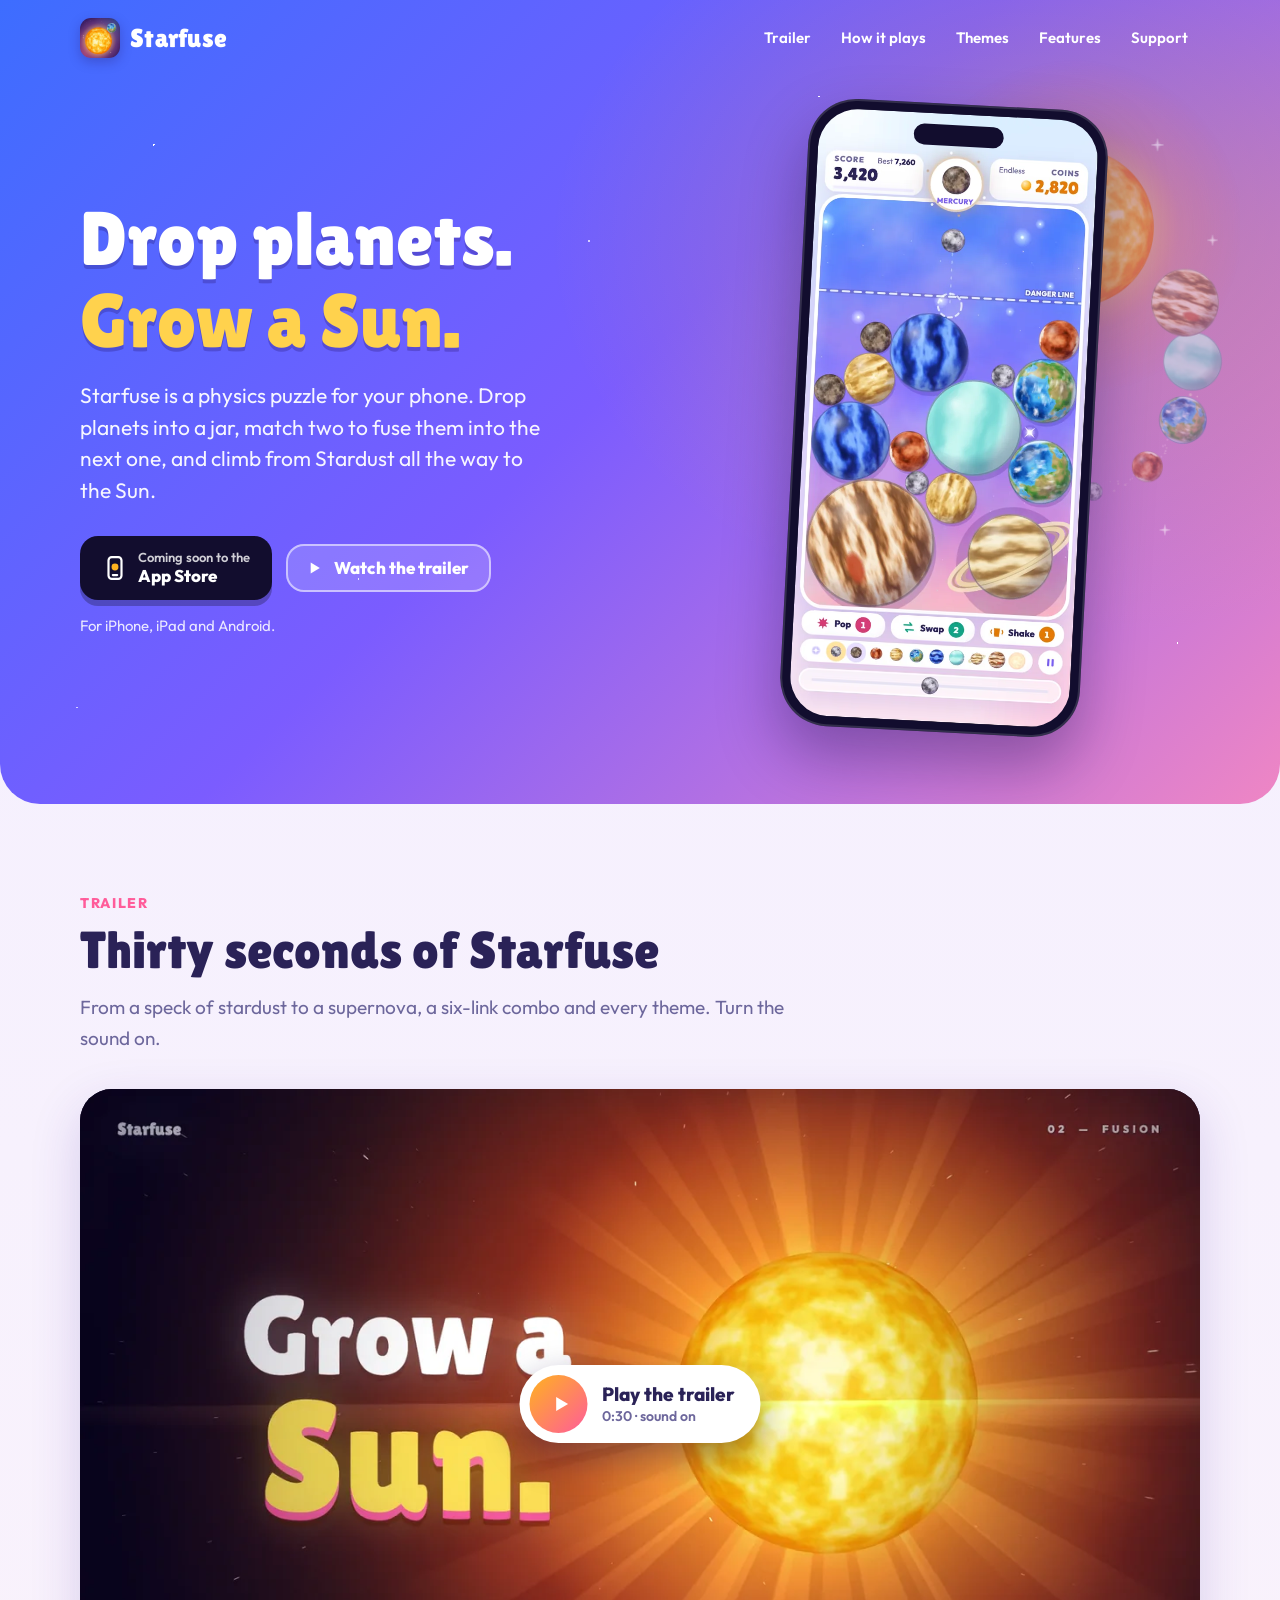
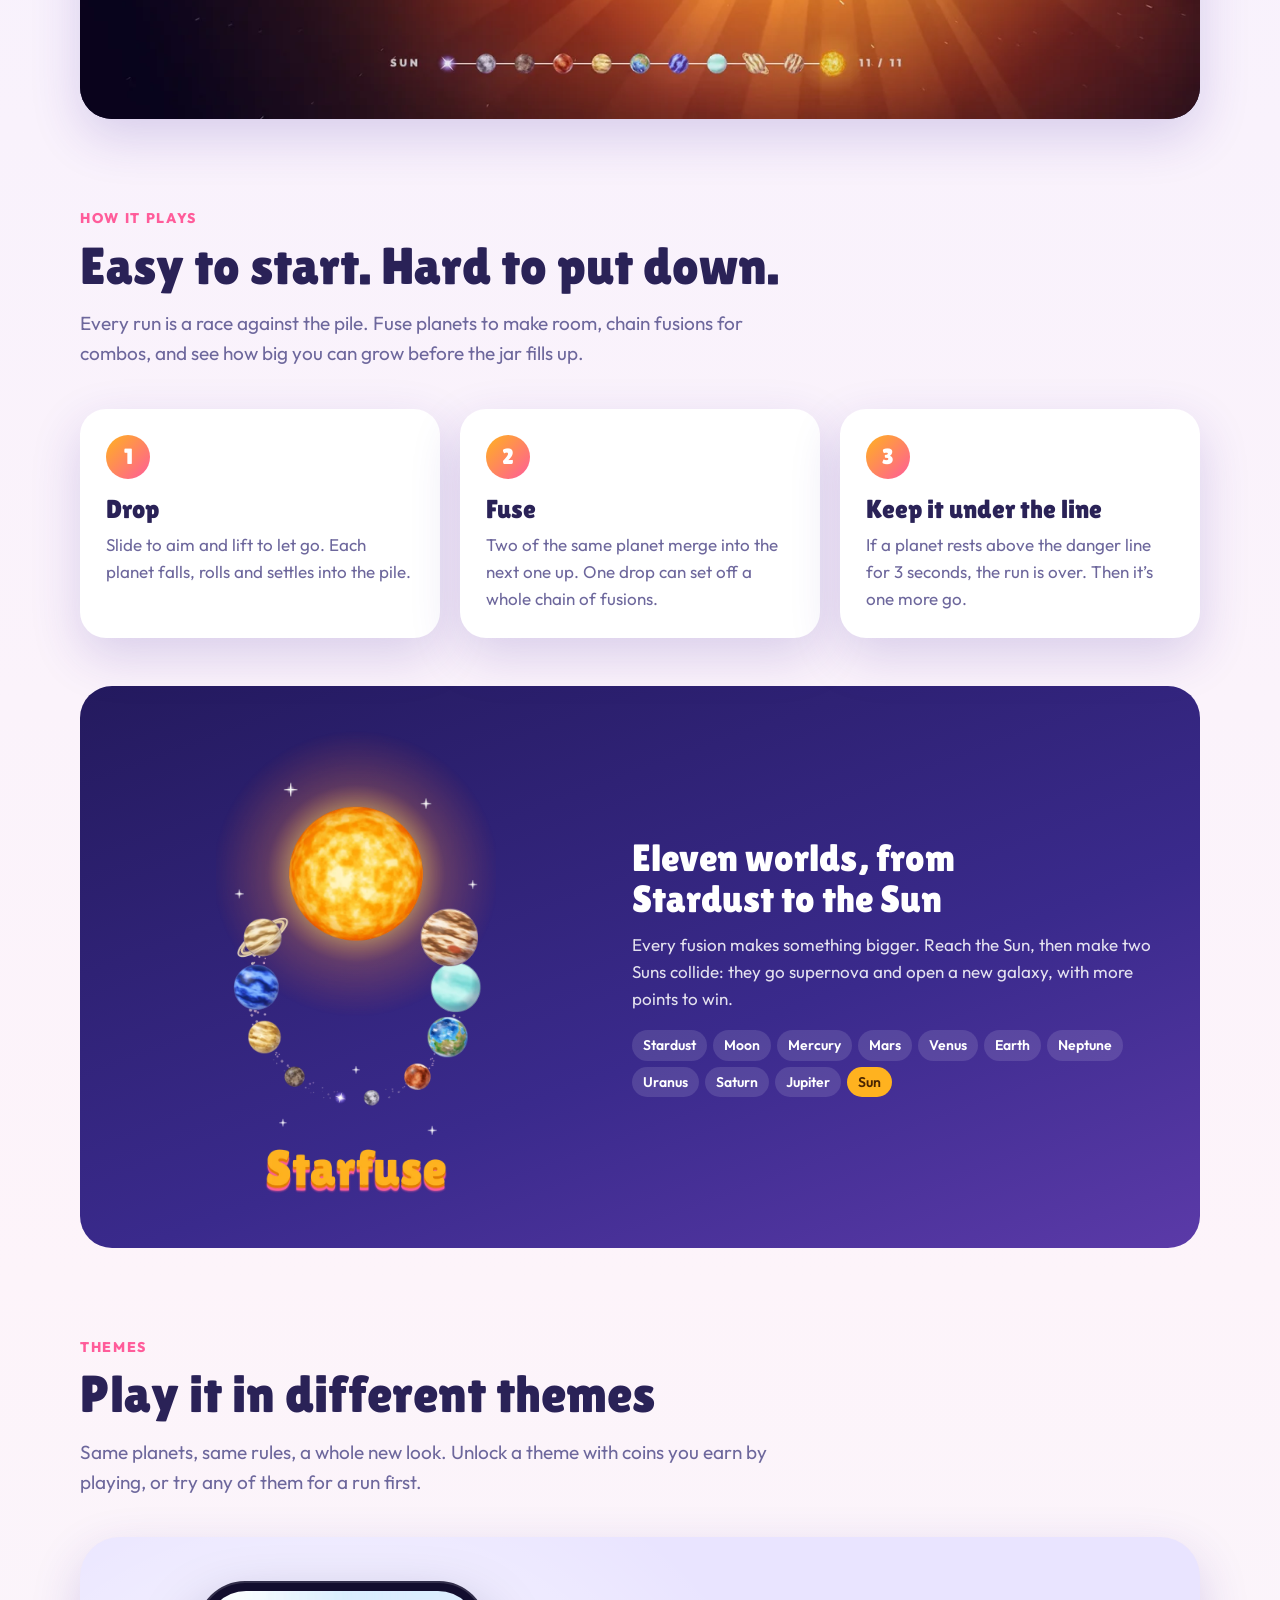
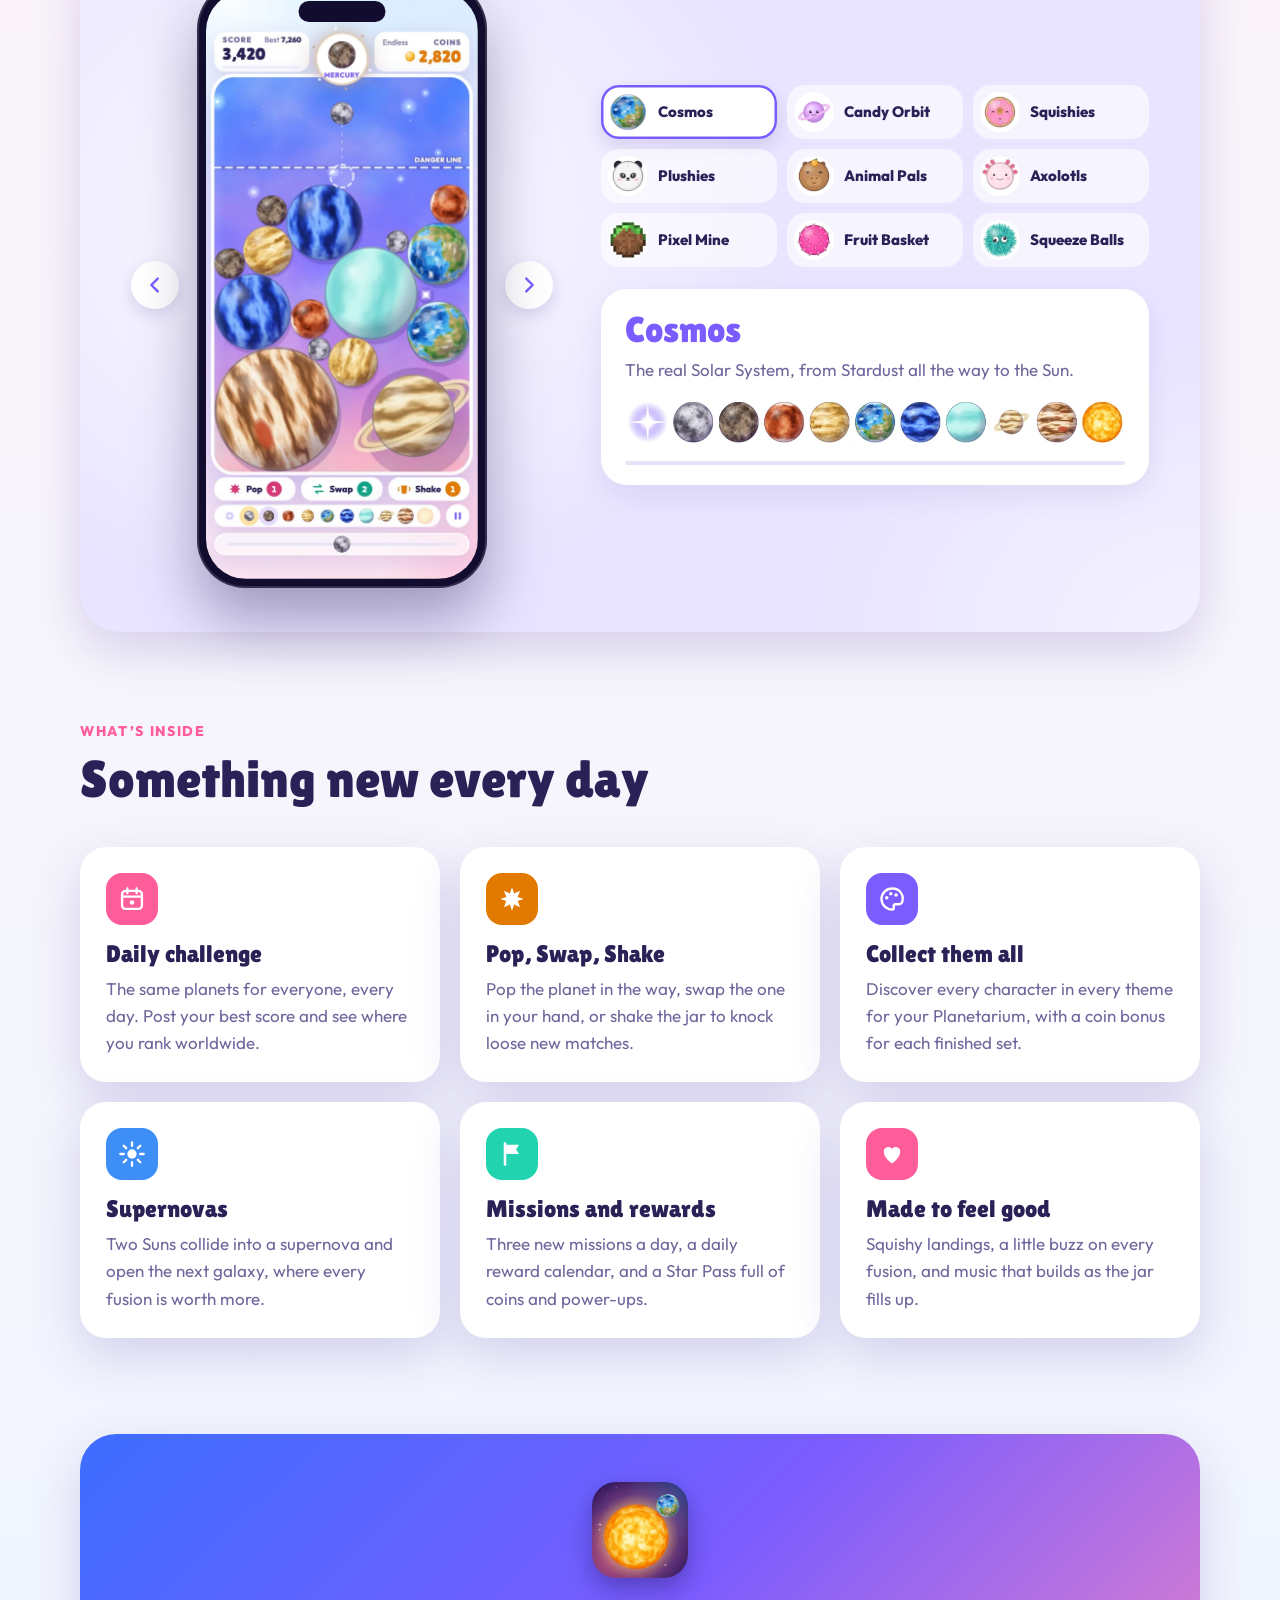
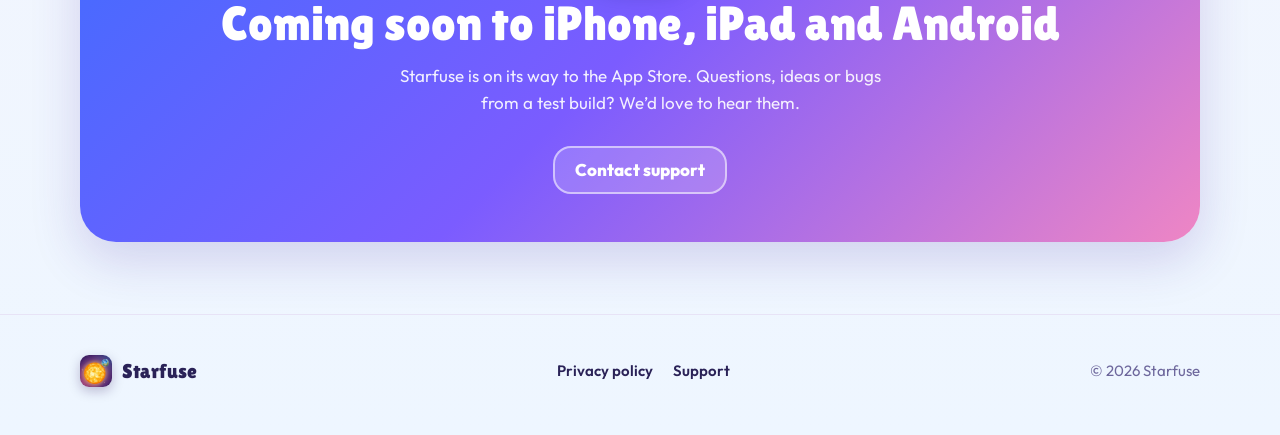
<file: index.html>
<!doctype html>
<html lang="en">
<head>
  <meta charset="utf-8">
  <meta name="viewport" content="width=device-width, initial-scale=1">
  <title>Starfuse: drop planets, grow a Sun</title>
  <meta name="description" content="Starfuse is a physics puzzle for iPhone, iPad and Android. Drop planets into a jar, match two to fuse them, and climb from Stardust to the Sun. Coming soon to the App Store.">
  <meta name="theme-color" content="#7b5cff">
  <link rel="icon" href="./favicon.svg" type="image/svg+xml">
  <link rel="apple-touch-icon" href="./apple-touch-icon.png">
  <link rel="canonical" href="https://starfuse.app/">
  <meta property="og:type" content="website">
  <meta property="og:site_name" content="Starfuse">
  <meta property="og:title" content="Starfuse: drop planets, grow a Sun">
  <meta property="og:description" content="A physics puzzle for iPhone, iPad and Android. Match two planets to fuse them, from Stardust to the Sun.">
  <meta property="og:url" content="https://starfuse.app/">
  <meta property="og:image" content="https://starfuse.app/img/og.jpg">
  <meta property="og:image:width" content="1200">
  <meta property="og:image:height" content="630">
  <meta name="twitter:card" content="summary_large_image">
  <link rel="preload" href="./fonts/lilita-one-400.woff2" as="font" type="font/woff2" crossorigin>
  <link rel="stylesheet" href="./site.css">
</head>
<body>
  <a class="skip" href="#main">Skip to content</a>

  <div class="hero">
    <header class="top">
      <div class="wrap">
        <a class="brand" href="./"><img src="./img/icon-256.webp" alt="" width="40" height="40"><span>Starfuse</span></a>
        <nav class="nav" aria-label="Site">
          <a class="opt" href="#trailer">Trailer</a>
          <a class="opt" href="#how">How it plays</a>
          <a class="opt" href="#themes">Themes</a>
          <a class="opt" href="#features">Features</a>
          <a href="./support.html">Support</a>
        </nav>
      </div>
    </header>

    <div class="wrap hero-grid">
      <div class="hero-copy">
        <!-- Filled in when someone opens a "beat my score" link shared from the game (script below). -->
        <p class="challenge" id="challenge" hidden><span class="trophy" aria-hidden="true">🏆</span><span id="challengeText"></span></p>
        <h1>Drop planets.<br><em>Grow a Sun.</em></h1>
        <p class="lede">Starfuse is a physics puzzle for your phone. Drop planets into a jar, match two to fuse them into the next one,
          and climb from Stardust all the way to the Sun.</p>
        <div class="cta">
          <span class="btn store" role="img" aria-label="Coming soon to the App Store">
            <svg viewBox="0 0 24 24" aria-hidden="true"><rect x="6" y="2" width="12" height="20" rx="3" fill="none" stroke="currentColor" stroke-width="2"/><circle cx="12" cy="11" r="3.2" fill="#ffb21f"/><path d="M10 18.5h4" stroke="currentColor" stroke-width="2" stroke-linecap="round"/></svg>
            <span><small>Coming soon to the</small>App Store</span>
          </span>
          <a class="btn ghost" href="#trailer"><svg viewBox="0 0 24 24" aria-hidden="true"><path d="M8 5.5v13l11-6.5z" fill="currentColor"/></svg>Watch the trailer</a>
        </div>
        <p class="devices">For iPhone, iPad and Android.</p>
      </div>
      <div class="hero-art">
        <img class="planets" src="./img/planets-arc.webp" alt="" width="720" height="1106">
        <div class="phone"><img src="./img/themes/cosmos.webp" alt="A game of Starfuse on an iPhone: planets piled in a glass jar, with Jupiter and Saturn at the bottom and the Moon about to drop." width="560" height="1214"></div>
      </div>
    </div>
  </div>

  <main id="main">
    <!-- The 30-second trailer (made in reel/, README "The trailer"). Served from the site itself, and only loaded once
         someone presses play. -->
    <section class="block wrap" id="trailer">
      <p class="kicker">Trailer</p>
      <h2>Thirty seconds of Starfuse</h2>
      <p class="intro">From a speck of stardust to a supernova, a six-link combo and every theme. Turn the sound on.</p>
      <div class="reel">
        <video id="reelVideo" preload="none" playsinline poster="./img/trailer-poster.webp" width="1920" height="1080"
          aria-label="The Starfuse trailer: planets fuse from Stardust to the Sun, a game on an iPhone, and the nine themes.">
          <source src="./video/starfuse-trailer.mp4" type="video/mp4">
        </video>
        <button class="play" type="button" id="reelPlay">
          <svg viewBox="0 0 24 24" aria-hidden="true"><path d="M8 5.5v13l11-6.5z" fill="currentColor"/></svg>
          <span>Play the trailer<small>0:30 · sound on</small></span>
        </button>
      </div>
    </section>

    <section class="block wrap" id="how">
      <p class="kicker">How it plays</p>
      <h2>Easy to start. Hard to put down.</h2>
      <p class="intro">Every run is a race against the pile. Fuse planets to make room, chain fusions for combos, and see how big you can grow before the jar fills up.</p>
      <div class="steps">
        <div class="step"><h3>Drop</h3><p>Slide to aim and lift to let go. Each planet falls, rolls and settles into the pile.</p></div>
        <div class="step"><h3>Fuse</h3><p>Two of the same planet merge into the next one up. One drop can set off a whole chain of fusions.</p></div>
        <div class="step"><h3>Keep it under the line</h3><p>If a planet rests above the danger line for 3 seconds, the run is over. Then it’s one more go.</p></div>
      </div>

      <div class="chain">
        <img src="./img/planets.webp" alt="All eleven planets of Starfuse rising toward the Sun." width="720" height="1280" loading="lazy">
        <div>
          <h3>Eleven worlds, from Stardust to the Sun</h3>
          <p>Every fusion makes something bigger. Reach the Sun, then make two Suns collide: they go supernova and open
            a new galaxy, with more points to win.</p>
          <ol aria-label="The eleven planets, smallest to biggest">
            <li>Stardust</li><li>Moon</li><li>Mercury</li><li>Mars</li><li>Venus</li><li>Earth</li><li>Neptune</li><li>Uranus</li><li>Saturn</li><li>Jupiter</li><li>Sun</li>
          </ol>
        </div>
      </div>
    </section>

    <!-- Nine themes, one phone: the picker (or a swipe, or the arrows) switches the screenshot, the colors and the
         eleven characters. It moves on by itself while it's on screen, until someone picks a theme. -->
    <section class="block wrap themes" id="themes">
      <p class="kicker">Themes</p>
      <h2>Play it in different themes</h2>
      <p class="intro">Same planets, same rules, a whole new look. Unlock a theme with coins you earn by playing, or try any of
        them for a run first.</p>
      <div class="showcase">
        <div class="stage">
          <button class="arrow" type="button" id="themePrev" aria-label="Previous theme"><svg viewBox="0 0 24 24" aria-hidden="true"><path d="M15 5l-7 7 7 7" fill="none" stroke="currentColor" stroke-width="2.6" stroke-linecap="round" stroke-linejoin="round"/></svg></button>
          <div class="phone" id="themePhone" role="tabpanel" aria-labelledby="themeName">
            <img class="shot on" src="./img/themes/cosmos.webp" alt="Starfuse in the Cosmos theme: real planets piled in the jar." width="560" height="1214" loading="lazy">
          </div>
          <button class="arrow" type="button" id="themeNext" aria-label="Next theme"><svg viewBox="0 0 24 24" aria-hidden="true"><path d="M9 5l7 7-7 7" fill="none" stroke="currentColor" stroke-width="2.6" stroke-linecap="round" stroke-linejoin="round"/></svg></button>
        </div>
        <div class="theme-info">
          <div class="picker" id="themePicker" role="tablist" aria-label="Themes">
            <button type="button" role="tab" aria-selected="true" aria-controls="themePhone" data-theme="0"><img src="./img/themes/cosmos-icon.webp" alt="" width="48" height="48">Cosmos</button>
            <button type="button" role="tab" aria-selected="false" aria-controls="themePhone" data-theme="1" tabindex="-1"><img src="./img/themes/candy-icon.webp" alt="" width="48" height="48">Candy Orbit</button>
            <button type="button" role="tab" aria-selected="false" aria-controls="themePhone" data-theme="2" tabindex="-1"><img src="./img/themes/squishies-icon.webp" alt="" width="48" height="48">Squishies</button>
            <button type="button" role="tab" aria-selected="false" aria-controls="themePhone" data-theme="3" tabindex="-1"><img src="./img/themes/plushies-icon.webp" alt="" width="48" height="48">Plushies</button>
            <button type="button" role="tab" aria-selected="false" aria-controls="themePhone" data-theme="4" tabindex="-1"><img src="./img/themes/animals-icon.webp" alt="" width="48" height="48">Animal Pals</button>
            <button type="button" role="tab" aria-selected="false" aria-controls="themePhone" data-theme="5" tabindex="-1"><img src="./img/themes/axolotls-icon.webp" alt="" width="48" height="48">Axolotls</button>
            <button type="button" role="tab" aria-selected="false" aria-controls="themePhone" data-theme="6" tabindex="-1"><img src="./img/themes/pixel-icon.webp" alt="" width="48" height="48">Pixel Mine</button>
            <button type="button" role="tab" aria-selected="false" aria-controls="themePhone" data-theme="7" tabindex="-1"><img src="./img/themes/fruits-icon.webp" alt="" width="48" height="48">Fruit Basket</button>
            <button type="button" role="tab" aria-selected="false" aria-controls="themePhone" data-theme="8" tabindex="-1"><img src="./img/themes/squeeze-icon.webp" alt="" width="48" height="48">Squeeze Balls</button>
          </div>
          <div class="about">
            <h3 id="themeName">Cosmos</h3>
            <p id="themeDesc">The real Solar System, from Stardust all the way to the Sun.</p>
            <img class="chainimg" id="themeChain" src="./img/themes/cosmos-chain.webp" alt="The eleven Cosmos characters, smallest to biggest." width="880" height="80" loading="lazy">
            <div class="timer" aria-hidden="true"><i id="themeTimer"></i></div>
          </div>
        </div>
      </div>
    </section>

    <section class="block wrap" id="features">
      <p class="kicker">What’s inside</p>
      <h2>Something new every day</h2>
      <div class="features">
        <div class="feature" style="--c: var(--pink)">
          <div class="ic"><svg viewBox="0 0 24 24" aria-hidden="true"><rect x="3.5" y="5" width="17" height="15.5" rx="3" fill="none" stroke="currentColor" stroke-width="2"/><path d="M3.5 10h17M8 3v4M16 3v4" stroke="currentColor" stroke-width="2" stroke-linecap="round"/><circle cx="12" cy="15" r="2" fill="currentColor"/></svg></div>
          <h3>Daily challenge</h3>
          <p>The same planets for everyone, every day. Post your best score and see where you rank worldwide.</p>
        </div>
        <div class="feature" style="--c: var(--sun-deep)">
          <div class="ic"><svg viewBox="0 0 24 24" aria-hidden="true"><path d="M12 2l1.8 5.2L19 5l-2.2 5.2L22 12l-5.2 1.8L19 19l-5.2-2.2L12 22l-1.8-5.2L5 19l2.2-5.2L2 12l5.2-1.8L5 5l5.2 2.2z" fill="currentColor"/></svg></div>
          <h3>Pop, Swap, Shake</h3>
          <p>Pop the planet in the way, swap the one in your hand, or shake the jar to knock loose new matches.</p>
        </div>
        <div class="feature" style="--c: var(--violet)">
          <div class="ic"><svg viewBox="0 0 24 24" aria-hidden="true"><path d="M12 3a9 9 0 1 0 0 18c1.4 0 2-1 1.5-2.1-.6-1.2.2-2.4 1.6-2.4H18a3 3 0 0 0 3-3A8.6 8.6 0 0 0 12 3z" fill="none" stroke="currentColor" stroke-width="2"/><circle cx="7.5" cy="11" r="1.5" fill="currentColor"/><circle cx="11" cy="7.5" r="1.5" fill="currentColor"/><circle cx="15.5" cy="8.5" r="1.5" fill="currentColor"/></svg></div>
          <h3>Collect them all</h3>
          <p>Discover every character in every theme for your Planetarium, with a coin bonus for each finished set.</p>
        </div>
        <div class="feature" style="--c: var(--sky)">
          <div class="ic"><svg viewBox="0 0 24 24" aria-hidden="true"><circle cx="12" cy="12" r="4" fill="currentColor"/><path d="M12 2v3M12 19v3M2 12h3M19 12h3M4.9 4.9l2.1 2.1M17 17l2.1 2.1M4.9 19.1L7 17M17 7l2.1-2.1" stroke="currentColor" stroke-width="2" stroke-linecap="round"/></svg></div>
          <h3>Supernovas</h3>
          <p>Two Suns collide into a supernova and open the next galaxy, where every fusion is worth more.</p>
        </div>
        <div class="feature" style="--c: var(--mint)">
          <div class="ic"><svg viewBox="0 0 24 24" aria-hidden="true"><path d="M6 3v18" stroke="currentColor" stroke-width="2.2" stroke-linecap="round"/><path d="M7 4h11l-2.5 4L18 12H7z" fill="currentColor"/></svg></div>
          <h3>Missions and rewards</h3>
          <p>Three new missions a day, a daily reward calendar, and a Star Pass full of coins and power-ups.</p>
        </div>
        <div class="feature" style="--c: var(--pink)">
          <div class="ic"><svg viewBox="0 0 24 24" aria-hidden="true"><path d="M12 20s-7-4.4-7-10a4 4 0 0 1 7-2.6A4 4 0 0 1 19 10c0 5.6-7 10-7 10z" fill="currentColor"/></svg></div>
          <h3>Made to feel good</h3>
          <p>Squishy landings, a little buzz on every fusion, and music that builds as the jar fills up.</p>
        </div>
      </div>
    </section>

    <section class="wrap">
      <div class="closing">
        <img src="./img/icon-256.webp" alt="" width="96" height="96" loading="lazy">
        <h2>Coming soon to iPhone, iPad and Android</h2>
        <p>Starfuse is on its way to the App Store. Questions, ideas or bugs from a test build? We’d love to hear them.</p>
        <div class="cta"><a class="btn ghost" href="./support.html">Contact support</a></div>
      </div>
    </section>
  </main>

  <footer class="foot">
    <div class="wrap">
      <a class="brand" href="./"><img src="./img/icon-256.webp" alt="" width="32" height="32"><span>Starfuse</span></a>
      <nav aria-label="Legal and help"><a href="./privacy.html">Privacy policy</a><a href="./support.html">Support</a></nav>
      <p>© 2026 Starfuse</p>
    </div>
  </footer>

  <script>
    // A "beat my score" link from the game (src/game/challenge.js: ?beat=4210&by=Alex&s=… or &d=…) lands here.
    (() => {
      const q = new URLSearchParams(location.search);
      const score = Math.floor(Number(q.get('beat')));
      if (!(score > 0 && score < 1e7)) return;
      const by = (q.get('by') || '').replace(/[^\p{L}\p{N} ._'-]/gu, '').trim().slice(0, 32) || 'A friend';
      const text = document.getElementById('challengeText');
      text.append(`${by} scored `, Object.assign(document.createElement('b'), { textContent: score.toLocaleString('en-US') }),
        ' in Starfuse and dares you to beat it. Starfuse is coming soon to the App Store.');
      document.getElementById('challenge').hidden = false;
      history.replaceState(null, '', location.pathname + location.hash);
    })();
    // The trailer: the poster and a play button until someone presses play, then the browser's own controls.
    (() => {
      const video = document.getElementById('reelVideo'), play = document.getElementById('reelPlay');
      play.addEventListener('click', () => {
        video.controls = true;
        play.hidden = true;
        video.play().catch(() => { video.controls = false; play.hidden = false; });
      });
      video.addEventListener('ended', () => { video.controls = false; video.load(); play.hidden = false; }); // back to the poster
    })();
    // The themes showcase: one phone, nine themes. Captures of the game in site/img/themes (README, "The website").
    (() => {
      const THEMES = [
        { id: 'cosmos', name: 'Cosmos', desc: 'The real Solar System, from Stardust all the way to the Sun.', tint: '#e9e4ff', accent: '#7b5cff', alt: 'real planets piled in the jar' },
        { id: 'candy', name: 'Candy Orbit', desc: 'Pastel planets with happy faces.', tint: '#ffe3f1', accent: '#e4559c', alt: 'smiling pastel planets in a pink sky' },
        { id: 'squishies', name: 'Squishies', desc: 'Wobbly kawaii sweets, from a sugar star to a rainbow mochi.', tint: '#ffe8ee', accent: '#e94f74', alt: 'mochi, donuts and strawberries in a frosted jar' },
        { id: 'plushies', name: 'Plushies', desc: 'Soft toys with button eyes, up to a big teddy bear.', tint: '#ffeedd', accent: '#d9762c', alt: 'a koala, a panda, piggies and kittens on a picnic quilt' },
        { id: 'animals', name: 'Animal Pals', desc: 'From a tiny mouse to the Capybara King.', tint: '#e2f4da', accent: '#3a8f35', alt: 'a lion, a sloth, a red panda and hedgehogs in a sunny meadow' },
        { id: 'axolotls', name: 'Axolotls', desc: 'Axolotls in every color, up to a glowing one.', tint: '#d9f3fa', accent: '#138cab', alt: 'axolotls of every color under water' },
        { id: 'pixel', name: 'Pixel Mine', desc: 'Chunky pixel blocks and ores, all the way down to diamond.', tint: '#e3e7f0', accent: '#4c5d80', alt: 'pixel blocks, lava and emerald in a mine' },
        { id: 'fruits', name: 'Fruit Basket', desc: 'Juicy fruits, up to a prize-winning giant pumpkin.', tint: '#ffe8de', accent: '#d64c2a', alt: 'a watermelon, a pineapple, a dragon fruit and kiwis at a market stall' },
        { id: 'squeeze', name: 'Squeeze Balls', desc: 'Stress balls in every shape. The wobbliest theme of all.', tint: '#ebe5ff', accent: '#7450ea', alt: 'a fuzzy ball with googly eyes, a gummy bear and squishy cubes' },
      ];
      const DURATION = 3800; // ms each theme stays while it moves on by itself
      const root = document.getElementById('themes');
      const phone = document.getElementById('themePhone');
      const picker = document.getElementById('themePicker');
      const tabs = [...picker.querySelectorAll('[role="tab"]')];
      const timer = document.getElementById('themeTimer');
      const reduce = matchMedia('(prefers-reduced-motion: reduce)').matches;
      const shots = { cosmos: phone.querySelector('.shot') };
      let cur = 0, auto = !reduce, inView = false, hovered = false, wait = 0;

      const shot = (t) => {
        if (!shots[t.id]) {
          shots[t.id] = Object.assign(new Image(560, 1214), { className: 'shot', src: `./img/themes/${t.id}.webp`,
            alt: `Starfuse in the ${t.name} theme: ${t.alt}.`, decoding: 'async' });
          phone.append(shots[t.id]);
        }
        return shots[t.id];
      };

      function show(i, focus = false) {
        cur = (i + THEMES.length) % THEMES.length;
        const t = THEMES[cur], img = shot(t);
        // The new picture fades in once it has loaded, so a quick jump never shows an empty screen.
        const swap = () => { if (THEMES[cur] === t) for (const [id, el] of Object.entries(shots)) el.classList.toggle('on', id === t.id); };
        img.complete ? swap() : img.addEventListener('load', swap, { once: true });
        shot(THEMES[(cur + 1) % THEMES.length]); // the next one, ready in advance
        tabs.forEach((b, j) => { b.setAttribute('aria-selected', String(j === cur)); b.tabIndex = j === cur ? 0 : -1; });
        if (focus) tabs[cur].focus();
        // Keep the chosen chip in view on phones, where the picker scrolls sideways (never scrolls the page).
        const b = tabs[cur];
        picker.scrollTo({ left: b.offsetLeft - (picker.clientWidth - b.offsetWidth) / 2, behavior: reduce ? 'auto' : 'smooth' });
        root.style.setProperty('--tint', t.tint);
        root.style.setProperty('--accent', t.accent);
        document.getElementById('themeName').textContent = t.name;
        document.getElementById('themeDesc').textContent = t.desc;
        Object.assign(document.getElementById('themeChain'), { src: `./img/themes/${t.id}-chain.webp`, alt: `The eleven ${t.name} characters, smallest to biggest.` });
        run();
      }

      // Moving on by itself: only on screen, not under the mouse, and never again once someone picks a theme.
      function run() {
        clearTimeout(wait);
        timer.classList.remove('run');
        root.classList.toggle('manual', !auto);
        if (!auto || !inView || hovered) return;
        void timer.offsetWidth; // restart the bar's animation
        timer.style.animationDuration = `${DURATION}ms`;
        timer.classList.add('run');
        wait = setTimeout(() => show(cur + 1), DURATION);
      }
      const pick = (i, focus) => { auto = false; show(i, focus); };

      tabs.forEach((b, i) => b.addEventListener('click', () => pick(i)));
      picker.addEventListener('keydown', (e) => {
        const to = { ArrowRight: cur + 1, ArrowDown: cur + 1, ArrowLeft: cur - 1, ArrowUp: cur - 1, Home: 0, End: THEMES.length - 1 }[e.key];
        if (to === undefined) return;
        e.preventDefault();
        pick(to, true);
      });
      document.getElementById('themePrev').addEventListener('click', () => pick(cur - 1));
      document.getElementById('themeNext').addEventListener('click', () => pick(cur + 1));
      // A sideways swipe on the phone changes the theme.
      let downX = null;
      phone.addEventListener('pointerdown', (e) => { downX = e.clientX; });
      phone.addEventListener('pointerup', (e) => {
        if (downX === null) return;
        const dx = e.clientX - downX;
        downX = null;
        if (Math.abs(dx) > 40) pick(cur + (dx < 0 ? 1 : -1));
      });
      const showcase = root.querySelector('.showcase');
      showcase.addEventListener('pointerenter', (e) => { if (e.pointerType === 'mouse') { hovered = true; run(); } });
      showcase.addEventListener('pointerleave', (e) => { if (e.pointerType === 'mouse') { hovered = false; run(); } });
      new IntersectionObserver(([entry]) => { inView = entry.isIntersecting; run(); }, { threshold: 0.4 }).observe(showcase);
      show(0);
    })();
    // The game used to run here with an offline service worker; let go of it (sw.js clears its caches too).
    navigator.serviceWorker?.getRegistrations?.().then((list) => list.forEach((r) => r.unregister())).catch(() => {});
  </script>
</body>
</html>
</file>
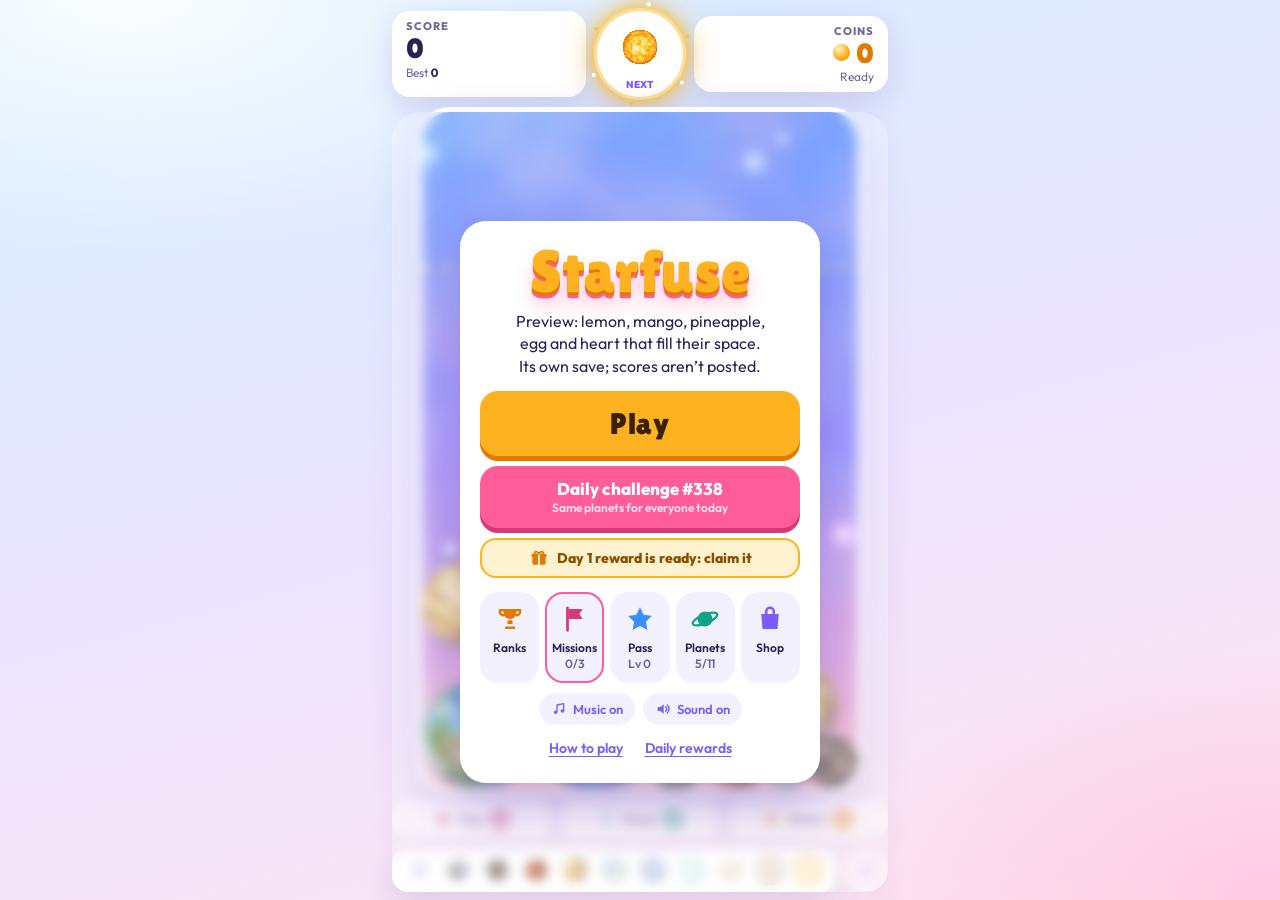
<file: preview/index.html>
<!doctype html>
<html lang="en">
<head>
  <meta charset="utf-8">
  <script>
    // If a game file fails to load (for example an old saved page after an update), reload once to
    // fetch the current version. If it still fails, say so instead of leaving a dead Play button.
    addEventListener('error', function (e) {
      var t = e.target;
      if (!t || t.tagName !== 'SCRIPT') return;
      var retried = false;
      try { retried = sessionStorage.getItem('sf-retry') === '1'; sessionStorage.setItem('sf-retry', '1'); } catch (err) { retried = true; }
      if (!retried) { location.reload(); return; }
      var show = function () {
        var el = document.getElementById('toast');
        if (el) { el.textContent = 'The game couldn’t load. Check your connection, then refresh the page.'; el.hidden = false; }
      };
      if (document.readyState === 'loading') document.addEventListener('DOMContentLoaded', show); else show();
    }, true);
  </script>
  <meta name="viewport" content="width=device-width, initial-scale=1, viewport-fit=cover, user-scalable=no">
  <title>Starfuse</title>
  <meta name="claude:viewport-fit-sides" content="cover">
  <meta name="description" content="Drop planets, fuse matching ones, and grow a Sun.">
  <meta name="theme-color" content="#dff0ff">
  <meta property="og:type" content="website">
  <meta property="og:title" content="Starfuse">
  <meta property="og:description" content="Drop planets, fuse matching ones, and grow a Sun. Free to play in your browser.">
  <meta property="og:url" content="https://rragoo.github.io/starfuse/">
  <meta property="og:image" content="https://rragoo.github.io/starfuse/og.png">
  <meta property="og:image:width" content="1200">
  <meta property="og:image:height" content="630">
  <meta name="twitter:card" content="summary_large_image">
  <link rel="icon" href="./favicon.svg" type="image/svg+xml">
  <link rel="manifest" href="./manifest.webmanifest">
  <link rel="apple-touch-icon" href="./icon-192.png">
  <meta name="apple-mobile-web-app-capable" content="yes">
  <meta name="apple-mobile-web-app-title" content="Starfuse">
  <link rel="preconnect" href="https://fonts.googleapis.com">
  <link rel="preconnect" href="https://fonts.gstatic.com" crossorigin>
  <link rel="stylesheet" href="https://fonts.googleapis.com/css2?family=Lilita+One&family=Outfit:wght@400;600;800&display=swap">
  <script type="module" crossorigin src="./assets/index-CYQfoUcm.js"></script>
  <link rel="modulepreload" crossorigin href="./assets/payments-PXbtb22o.js">
  <link rel="stylesheet" crossorigin href="./assets/index-DMJMzu7u.css">
</head>
<body>
  <svg width="0" height="0" style="position:absolute" aria-hidden="true">
    <symbol id="i-trophy" viewBox="0 0 24 24"><path d="M7 4h10v3a5 5 0 0 1-10 0z" fill="currentColor"/><path d="M7 5H4a3 3 0 0 0 3 4M17 5h3a3 3 0 0 1-3 4" stroke="currentColor" stroke-width="2" fill="none" stroke-linecap="round"/><path d="M10 13h4v3h-4zM8 18h8v2H8z" fill="currentColor"/></symbol>
    <symbol id="i-gift" viewBox="0 0 24 24"><rect x="4" y="10" width="16" height="10" rx="2" fill="currentColor"/><rect x="3" y="7" width="18" height="4" rx="1.5" fill="currentColor"/><path d="M12 7v13" stroke="#fff" stroke-width="2"/><path d="M12 7c-1.5-3.5-6-3.5-5 0M12 7c1.5-3.5 6-3.5 5 0" stroke="currentColor" stroke-width="2" fill="none" stroke-linecap="round"/></symbol>
    <symbol id="i-star" viewBox="0 0 24 24"><path d="M12 2.6l2.9 6 6.6.9-4.8 4.6 1.2 6.6L12 17.5l-5.9 3.2 1.2-6.6-4.8-4.6 6.6-.9z" fill="currentColor"/></symbol>
    <symbol id="i-planet" viewBox="0 0 24 24"><circle cx="12" cy="12" r="6" fill="currentColor"/><ellipse cx="12" cy="12" rx="10.5" ry="3.6" transform="rotate(-22 12 12)" stroke="currentColor" stroke-width="1.8" fill="none"/></symbol>
    <symbol id="i-bag" viewBox="0 0 24 24"><path d="M5 8h14l-1 12H6z" fill="currentColor"/><path d="M9 8V6a3 3 0 0 1 6 0v2" stroke="currentColor" stroke-width="2" fill="none"/></symbol>
    <symbol id="i-flag" viewBox="0 0 24 24"><path d="M6 3v18" stroke="currentColor" stroke-width="2.2" stroke-linecap="round"/><path d="M7 4h11l-2.5 4L18 12H7z" fill="currentColor"/></symbol>
    <symbol id="i-note" viewBox="0 0 24 24"><path d="M9 17V6l10-2v11" stroke="currentColor" stroke-width="2" fill="none" stroke-linejoin="round"/><circle cx="7" cy="17" r="2.6" fill="currentColor"/><circle cx="17" cy="15" r="2.6" fill="currentColor"/></symbol>
    <symbol id="i-sound" viewBox="0 0 24 24"><path d="M4 9h4l5-4v14l-5-4H4z" fill="currentColor"/><path d="M16 8.5a5 5 0 0 1 0 7M18.5 6a8.5 8.5 0 0 1 0 12" stroke="currentColor" stroke-width="2" fill="none" stroke-linecap="round"/></symbol>
    <symbol id="i-pop" viewBox="0 0 24 24"><path d="M12 2l1.8 5.2L19 5l-2.2 5.2L22 12l-5.2 1.8L19 19l-5.2-2.2L12 22l-1.8-5.2L5 19l2.2-5.2L2 12l5.2-1.8L5 5l5.2 2.2z" fill="currentColor"/></symbol>
    <symbol id="i-swap" viewBox="0 0 24 24"><path d="M4 8h13l-3.5-3.5M20 16H7l3.5 3.5" stroke="currentColor" stroke-width="2.4" fill="none" stroke-linecap="round" stroke-linejoin="round"/></symbol>
    <symbol id="i-shake" viewBox="0 0 24 24"><path d="M7 6h10l-1 14H8z" fill="currentColor"/><path d="M3 9l-1 3 1 3M21 9l1 3-1 3" stroke="currentColor" stroke-width="2" fill="none" stroke-linecap="round" stroke-linejoin="round"/></symbol>
    <symbol id="i-share" viewBox="0 0 24 24"><path d="M12 3v12M7.5 7.5 12 3l4.5 4.5M5 12v6.5A2.5 2.5 0 0 0 7.5 21h9a2.5 2.5 0 0 0 2.5-2.5V12" fill="none" stroke="currentColor" stroke-width="2.4" stroke-linecap="round" stroke-linejoin="round"/></symbol>
    <symbol id="i-close" viewBox="0 0 24 24"><path d="M6.5 6.5l11 11M17.5 6.5l-11 11" stroke="currentColor" stroke-width="2.6" fill="none" stroke-linecap="round"/></symbol>
    <symbol id="i-pause" viewBox="0 0 24 24"><rect x="6" y="5" width="4" height="14" rx="1.5" fill="currentColor"/><rect x="14" y="5" width="4" height="14" rx="1.5" fill="currentColor"/></symbol>
  </svg>

  <div class="app">
    <header class="hud">
      <div class="chip">
        <span class="label">Score</span>
        <span id="score" class="big">0</span>
        <span class="sub"><span id="bestLbl">Best</span> <b id="best">0</b></span>
        <div class="bestbar" id="bestBar" aria-hidden="true"><i id="bestFill"></i></div>
      </div>
      <div class="bubble" id="nextBubble">
        <canvas id="nextCv" width="120" height="120"></canvas>
        <span class="label" id="nextName">Next</span>
      </div>
      <div class="chip right">
        <span class="label">Coins</span>
        <span id="coins" class="big coin">0</span>
        <span class="sub" id="modeLbl">Ready</span>
      </div>
    </header>

    <!-- The jar and the dock below it. Menus cover both, so a card gets the whole height under the HUD. -->
    <div class="field" id="field">
      <main class="stage" id="stage">
        <!-- The jar in layers: the still sky, the combo glow, and the canvas with everything that moves. -->
        <div class="jar" id="jar">
          <canvas id="sky" aria-hidden="true"></canvas>
          <div class="jarglow" id="jarGlow" aria-hidden="true"></div>
          <canvas id="game" aria-label="Starfuse game board"></canvas>
        </div>
      </main>

      <!-- The "New planet!" card covers this dock (power-ups and chain), never the jar where you aim. -->
      <div class="dock">
        <div class="discovery" id="discovery" hidden>
          <canvas id="discCv" width="112" height="112"></canvas>
          <div>
            <span class="label" id="discLabel">New planet!</span>
            <strong id="discName"></strong>
            <span id="discFact"></span>
          </div>
        </div>
        <div class="powerbar" id="powerbar">
          <button class="pw" id="pw-pop" data-action="power" data-arg="pop"><svg><use href="#i-pop"/></svg><span>Pop</span><b class="cnt" id="cnt-pop">0</b></button>
          <button class="pw" id="pw-swap" data-action="power" data-arg="swap"><svg><use href="#i-swap"/></svg><span>Swap</span><b class="cnt" id="cnt-swap">0</b></button>
          <button class="pw" id="pw-shake" data-action="power" data-arg="shake"><svg><use href="#i-shake"/></svg><span>Shake</span><b class="cnt" id="cnt-shake">0</b></button>
          <!-- While a planet is being picked to Pop, these two take the row's place (ui.powerbar). -->
          <button class="pw" id="pw-cancel" data-action="popCancel" hidden><svg><use href="#i-close"/></svg><span>Cancel</span></button>
          <button class="pw on" id="pw-confirm" data-action="popConfirm" hidden><svg><use href="#i-pop"/></svg><span id="pwConfirmTxt">Pop</span></button>
        </div>

        <footer class="chainbar">
          <div class="chainwrap"><canvas id="chainCv" aria-label="Planet evolution chain"></canvas></div>
          <button class="icon" id="pauseBtn" data-action="pause" aria-label="Pause"><svg width="18" height="18"><use href="#i-pause"/></svg></button>
        </footer>
      </div>

      <!-- Touch screens held upright: where the thumb rests. Sliding here aims without covering the jar; a small
           copy of the planet in hand rides on it, under where it will drop. Outside the dock, so the "New planet!"
           card never covers it. -->
      <div class="aimstrip" id="aimStrip" aria-hidden="true">
        <div class="aimpill" id="aimPill">
          <span class="aimhint" id="aimHint">‹ slide here to aim ›</span>
          <canvas id="aimCv"></canvas>
        </div>
      </div>

      <section class="ov" id="menu">
        <div class="card">
          <h1 class="logo">Starfuse</h1>
          <p class="tag">Drop planets. Match two to fuse them. Grow a Sun.</p>
          <button class="btn sun huge" id="playBtn" data-action="play">Play</button>
          <button class="btn pink" id="dailyBtn" data-action="daily">
            <span id="dailyMain">Daily challenge</span>
            <small id="dailySub">Same planets for everyone today</small>
          </button>
          <button class="strip gold" id="rewardStrip" data-action="rewards" hidden><svg><use href="#i-gift"/></svg><span id="rewardStripTxt">Your daily reward is ready</span></button>
          <button class="strip pink" id="vsStrip" data-action="acceptChallenge" hidden><svg><use href="#i-trophy"/></svg><span id="vsStripTxt"></span></button>
          <div class="tiles">
            <button class="tile t-gold" id="boardBtn" data-action="leaderboard"><svg><use href="#i-trophy"/></svg><span>Ranks</span></button>
            <button class="tile t-pink" id="missionBtn" data-action="missions"><svg><use href="#i-flag"/></svg><span>Missions <b id="missionCount"></b></span></button>
            <button class="tile t-sky" id="passBtn" data-action="pass"><svg><use href="#i-star"/></svg><span>Pass <b id="passLvl"></b></span></button>
            <button class="tile t-mint" id="planetBtn" data-action="planetarium"><svg><use href="#i-planet"/></svg><span><span id="collName">Planets</span> <b id="discCount"></b></span></button>
            <button class="tile t-violet" id="shopBtn" data-action="shop"><svg><use href="#i-bag"/></svg><span>Shop</span></button>
          </div>
          <div class="toggles">
            <button class="toggle" data-action="music" aria-pressed="true"><svg width="16" height="16"><use href="#i-note"/></svg><span>Music on</span></button>
            <button class="toggle" data-action="mute" aria-pressed="true"><svg width="16" height="16"><use href="#i-sound"/></svg><span>Sound on</span></button>
          </div>
          <div class="row">
            <button class="link" id="howBtn" data-action="howto">How to play</button>
            <button class="link" id="rewardLink" data-action="rewards">Daily rewards</button>
            <button class="link" id="installBtn" data-action="install" hidden>Install app</button>
            <button class="link" id="fullBtn" data-action="fullscreen" hidden>Full screen</button>
            <button class="link" id="adPrivacyBtn" data-action="adPrivacy" hidden>Ad privacy</button>
          </div>
        </div>
      </section>

      <section class="ov" id="pause" hidden>
        <div class="card">
          <h2>Paused</h2>
          <button class="btn sun" id="resumeBtn" data-action="resume">Resume</button>
          <button class="btn ghost" id="pauseHowBtn" data-action="howto">How to play</button>
          <div class="toggles">
            <button class="toggle" data-action="music" aria-pressed="true"><svg width="16" height="16"><use href="#i-note"/></svg><span>Music on</span></button>
            <button class="toggle" data-action="mute" aria-pressed="true"><svg width="16" height="16"><use href="#i-sound"/></svg><span>Sound on</span></button>
          </div>
          <button class="btn ghost" id="quitBtn" data-action="quit">Quit to menu</button>
        </div>
      </section>

      <section class="ov" id="howto" hidden>
        <div class="card">
          <h2>How to play</h2>
          <ol class="steps">
            <li><canvas id="howDrop" width="96" height="96"></canvas><div><strong>Tap to drop</strong><span>Aim left or right, then let go. You can aim from below the jar too.</span></div></li>
            <li><canvas id="howFuse" width="96" height="96"></canvas><div><strong>Match two to fuse</strong><span>Two of the same planet become the next one up. Chain them for combos.</span></div></li>
            <li><span class="line-icon" aria-hidden="true"></span><div><strong>Watch the danger line</strong><span>If a planet stays above it for 3 seconds, the run ends.</span></div></li>
          </ol>
          <button class="btn sun" id="howDone" data-action="howtoDone">Got it</button>
          <p class="fine">Starfuse counts plays anonymously (no names or ids) to make the game better.</p>
        </div>
      </section>

      <section class="ov" id="over" hidden>
        <div class="card">
          <h2 id="overTitle">Jar full!</h2>
          <p class="note" id="overWhy">A planet stayed above the danger line for 3 seconds.</p>
          <p class="nearmiss" id="nearMiss" hidden></p>
          <div class="final" id="finalScore">0</div>
          <span class="pill" id="newBest" hidden>New best!</span>
          <div class="stats">
            <div><span class="label">Biggest</span><b id="fBig">Moon</b></div>
            <div><span class="label">Combo</span><b id="fCombo">x1</b></div>
            <div><span class="label">Coins</span><b id="fCoins">+0</b></div>
          </div>
          <p class="note passline" id="passLine" hidden></p>
          <div class="rankbox" id="rankBox" hidden>
            <p id="rankText"></p>
            <form class="nameform" id="nameFormOver" hidden>
              <input id="nameOver" maxlength="32" placeholder="Your name" autocomplete="nickname" aria-label="Your name for the leaderboard">
              <button class="btn sun small" type="submit">Post score</button>
            </form>
          </div>
          <div class="trialbox" id="trialBox" hidden>
            <p id="trialText"></p>
            <button class="btn sun small" id="trialBuy" data-action="buySkin"></button>
          </div>
          <button class="btn mint" id="contBtn" data-action="continue">Keep going <small id="contSub">watch a short ad</small></button>
          <!-- Stays in view while the rest of the card scrolls on short phones. -->
          <div class="overbar">
            <button class="btn sun" id="againBtn" data-action="again">Play again</button>
            <button class="btn pink" id="shareBtn" data-action="share" aria-label="Share a picture of your jar and a link to beat your score">
              <img id="shareThumb" alt="" hidden><svg aria-hidden="true"><use href="#i-share"/></svg>Share
            </button>
          </div>
          <div class="row">
            <button class="btn ghost small" id="dblBtn" data-action="double">2× coins (ad)</button>
            <button class="btn ghost small" id="overBoardBtn" data-action="leaderboard" hidden>Ranks</button>
            <button class="btn ghost small" id="menuBtn" data-action="menu">Menu</button>
          </div>
        </div>
      </section>

      <section class="ov" id="getpower" hidden>
        <div class="card">
          <div class="pwicon" id="gpIconBox"><svg><use id="gpIcon" href="#i-pop"/></svg></div>
          <h2 id="gpName">Pop</h2>
          <p class="note" id="gpDesc"></p>
          <button class="btn mint" id="gpAd" data-action="powerAd">1 free a day <small id="gpAdSub">watch a short ad</small></button>
          <button class="btn sun" id="gpBuy" data-action="powerBuy">Buy for 0 coins</button>
          <p class="note" id="gpHave"></p>
          <button class="btn pink" id="gpStore" data-action="powerStore" hidden></button>
          <button class="btn ghost" id="gpCancel" data-action="powerCancel">Not now</button>
        </div>
      </section>

      <section class="ov" id="leaderboard" hidden>
        <div class="card tall">
          <h2>Today’s ranks</h2>
          <p class="note" id="boardNote"></p>
          <ol class="board" id="boardList"></ol>
          <p class="myname" id="myName" hidden>Playing as <b id="myNameText"></b><button type="button" class="textbtn" data-action="editName">Change</button></p>
          <form class="nameform" id="nameFormBoard" hidden>
            <input id="nameBoard" maxlength="32" placeholder="Pick a name for the ranks" autocomplete="nickname" aria-label="Your name for the leaderboard">
            <button class="btn sun small" type="submit">Save</button>
          </form>
          <button class="btn pink" id="boardPlayBtn" data-action="daily">Play today’s challenge</button>
          <button class="btn ghost" id="boardBack" data-action="back">Back</button>
        </div>
      </section>

      <section class="ov" id="missions" hidden>
        <div class="card">
          <h2>Missions</h2>
          <div class="tabs" id="missionTabs" role="tablist" aria-label="Missions"></div>
          <p class="note" id="missionNote">New missions every day.</p>
          <ul class="missions" id="missionList"></ul>
          <ul class="missions" id="achList" hidden></ul>
          <button class="btn pink" id="missionPlay" data-action="play">Play</button>
          <button class="btn ghost" id="missionBack" data-action="back">Back</button>
        </div>
      </section>

      <section class="ov" id="shop" hidden>
        <div class="card tall">
          <h2>Shop</h2>
          <div class="tabs" id="shopTabs" role="tablist" aria-label="Shop sections"></div>
          <p class="note" id="shopNote"></p>
          <div class="list" id="skinList"></div>
          <div class="list" id="powerList"></div>
          <div class="list" id="productList"></div>
          <button class="btn ghost" id="shopBack" data-action="back">Back</button>
        </div>
      </section>

      <section class="ov" id="pass" hidden>
        <div class="card tall">
          <h2>Star Pass</h2>
          <p class="note" id="passSeason"></p>
          <div class="passbar" role="progressbar" id="passBar"><i id="passFill"></i></div>
          <p class="note" id="passXp"></p>
          <button class="btn sun" id="passClaim" data-action="claimPass" data-arg="all" hidden></button>
          <button class="btn pink" id="passBuy" data-action="buyProduct" data-arg="star_pass" hidden></button>
          <div class="passhead" aria-hidden="true"><span>Level</span><span>Free</span><span>Premium</span></div>
          <ol class="passlist" id="passList"></ol>
          <button class="btn ghost" id="passBack" data-action="back">Back</button>
        </div>
      </section>

      <section class="ov" id="starter" hidden>
        <div class="card">
          <h2>Starter bundle</h2>
          <p class="note">A one-time deal for new players. It stays in the shop if you’d rather wait.</p>
          <ul class="bundle" id="starterList"></ul>
          <button class="btn pink" id="starterBuy" data-action="buyProduct" data-arg="starter"></button>
          <button class="btn ghost" id="starterNo" data-action="back">No thanks</button>
        </div>
      </section>

      <section class="ov" id="planetarium" hidden>
        <div class="card tall">
          <h2 id="collTitle">Collection</h2>
          <div class="tabs" id="collTabs" role="tablist" aria-label="Themes"></div>
          <p class="note" id="planetProgress"></p>
          <div class="grid" id="planetGrid"></div>
          <button class="btn ghost" id="planetBack" data-action="back">Back</button>
        </div>
      </section>

      <section class="ov" id="reward" hidden>
        <div class="card">
          <h2>Daily reward</h2>
          <p class="note" id="rewardNote"></p>
          <ol class="cal" id="calList"></ol>
          <button class="btn sun" id="rewardClaim" data-action="claimReward">Claim</button>
          <button class="btn ghost" id="rewardBack" data-action="back">Later</button>
        </div>
      </section>

      <section class="ov" id="challenge" hidden>
        <div class="card">
          <span class="pill vs">Challenge</span>
          <h2 id="vsTitle">A friend challenges you!</h2>
          <div class="final" id="vsScore">0</div>
          <p class="note">That’s the score to beat. You get the same planets in the same order.</p>
          <button class="btn pink" id="vsAccept" data-action="acceptChallenge">Accept challenge</button>
          <button class="btn ghost" id="vsLater" data-action="back">Not now</button>
        </div>
      </section>

      <section class="ov ad" id="adOverlay" hidden>
        <div class="card">
          <span class="label">Bonus</span>
          <div class="count" id="adCount">3</div>
          <p class="note">Ads aren’t live yet, so this one is on us.</p>
        </div>
      </section>
    </div>
  </div>
  <canvas id="fx" aria-hidden="true"></canvas>
  <div class="toast" id="toast" role="status" hidden></div>
</body>
</html>
</file>
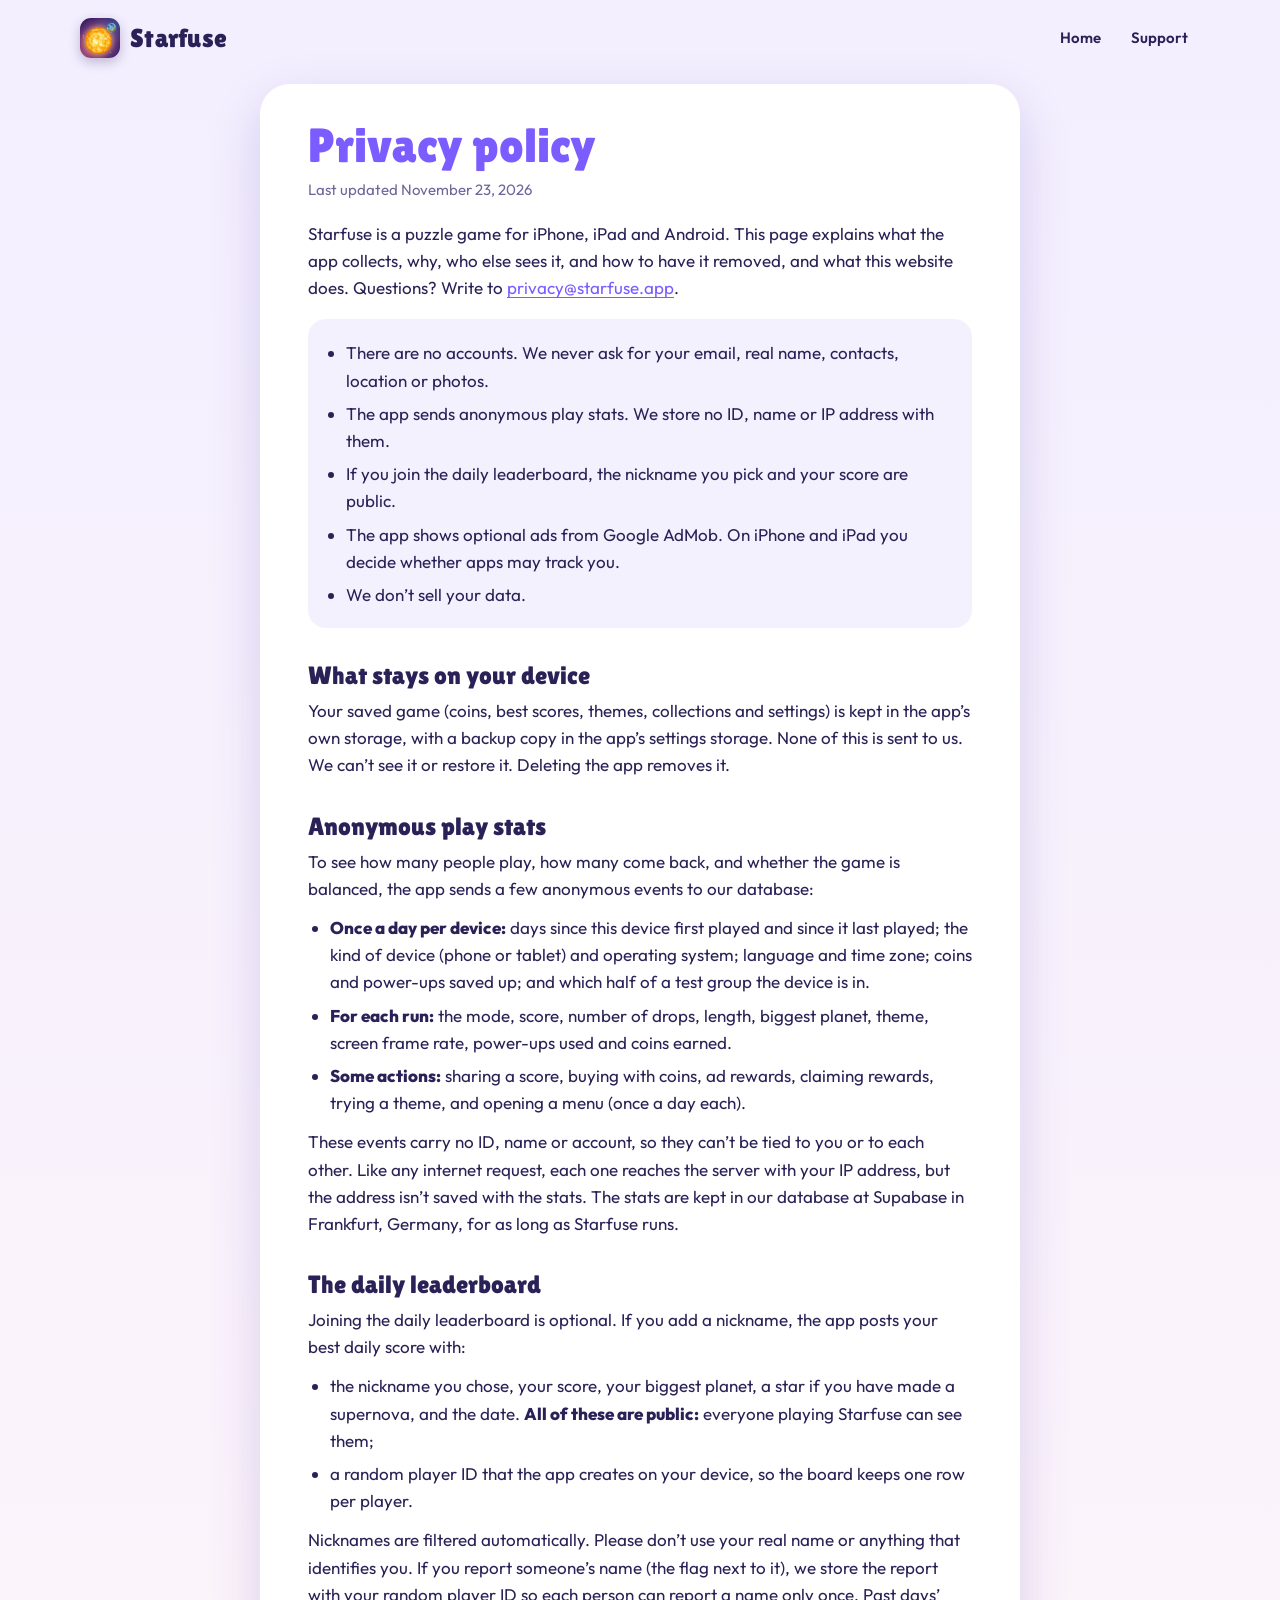
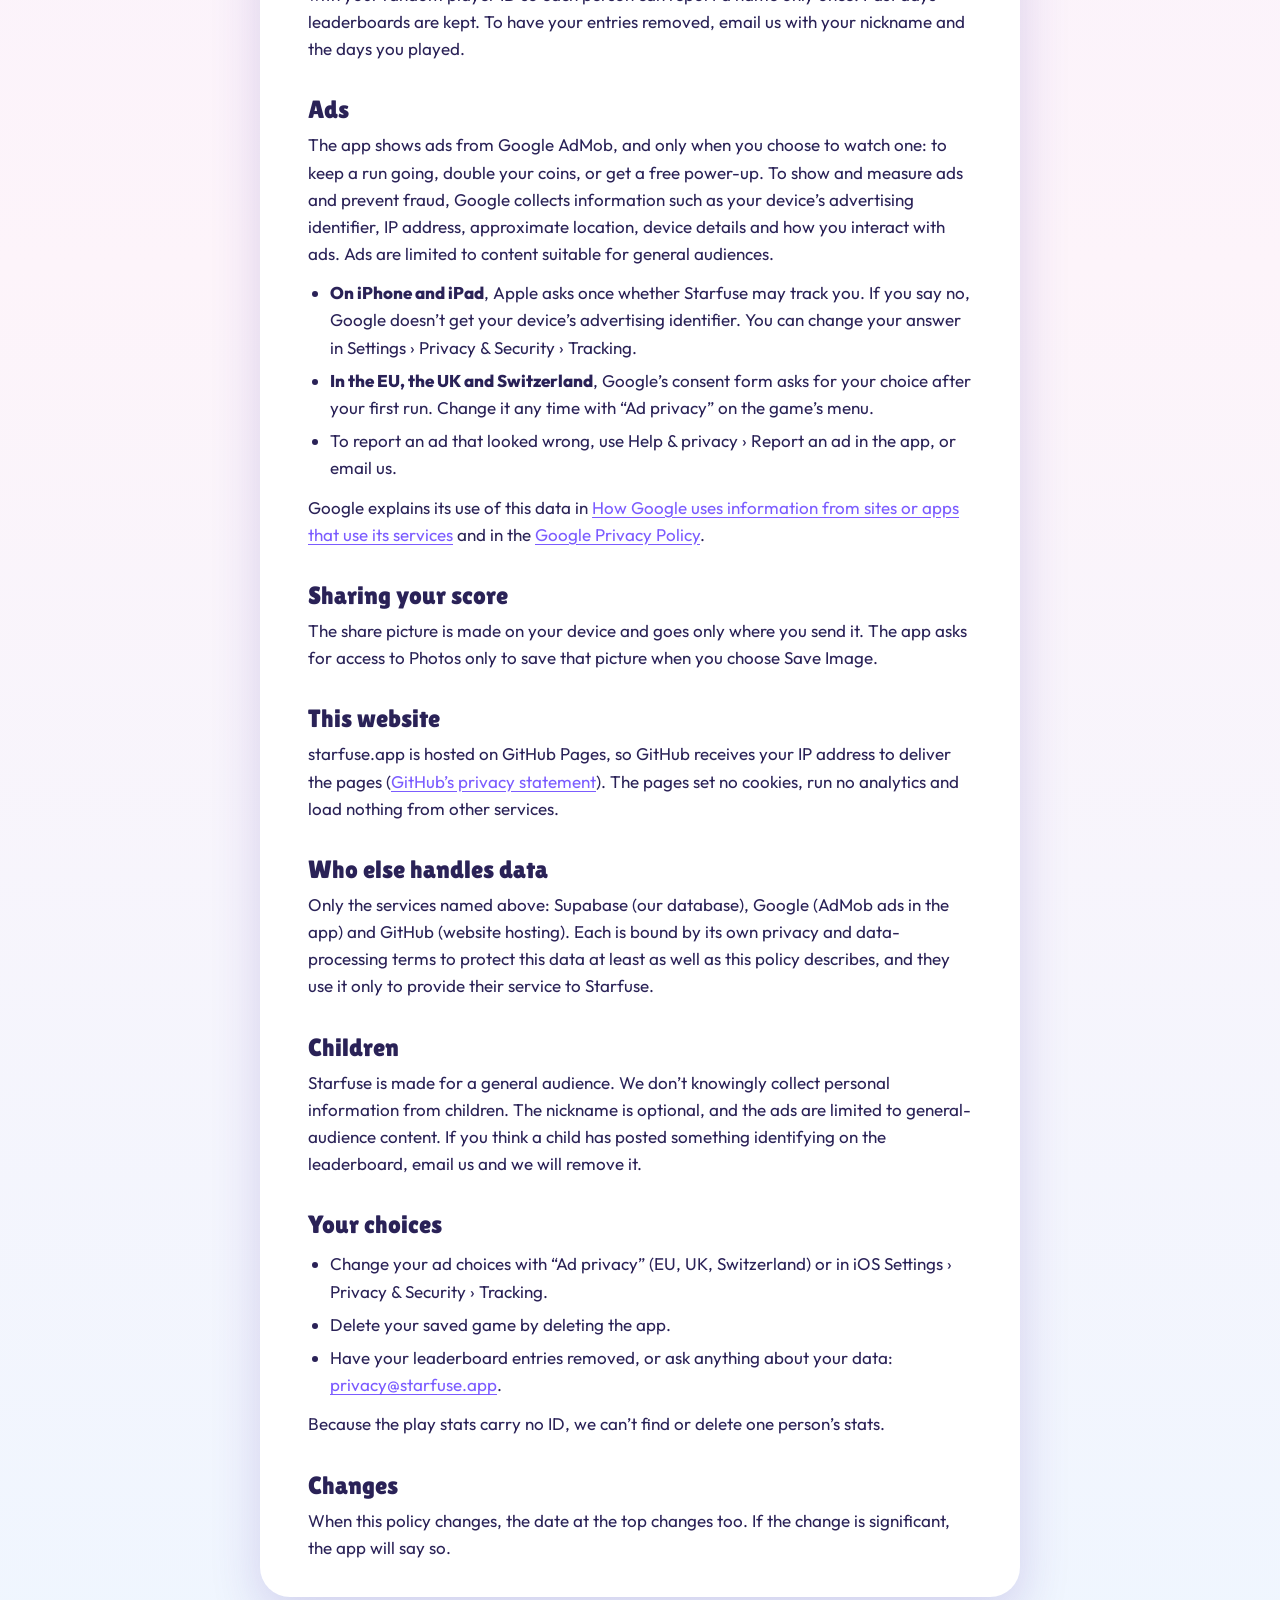
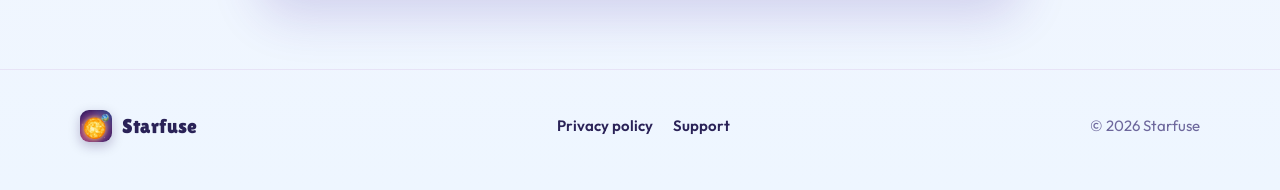
<file: privacy.html>
<!doctype html>
<html lang="en">
<head>
  <meta charset="utf-8">
  <meta name="viewport" content="width=device-width, initial-scale=1">
  <title>Privacy policy · Starfuse</title>
  <meta name="description" content="What Starfuse collects, why, who else sees it, and how to have it removed.">
  <meta name="theme-color" content="#7b5cff">
  <link rel="icon" href="./favicon.svg" type="image/svg+xml">
  <link rel="apple-touch-icon" href="./apple-touch-icon.png">
  <link rel="canonical" href="https://starfuse.app/privacy.html">
  <link rel="stylesheet" href="./site.css">
</head>
<body class="on-light">
  <header class="top">
    <div class="wrap">
      <a class="brand" href="./"><img src="./img/icon-256.webp" alt="" width="40" height="40"><span>Starfuse</span></a>
      <nav class="nav" aria-label="Site"><a href="./">Home</a><a href="./support.html">Support</a></nav>
    </div>
  </header>

  <main class="page">
    <h1>Privacy policy</h1>
    <p class="date">Last updated November 23, 2026</p>

    <p class="lead">Starfuse is a puzzle game for iPhone, iPad and Android. This page explains what the app collects, why,
      who else sees it, and how to have it removed, and what this website does. Questions? Write to
      <a href="mailto:privacy@starfuse.app">privacy@starfuse.app</a>.</p>

    <ul class="short">
      <li>There are no accounts. We never ask for your email, real name, contacts, location or photos.</li>
      <li>The app sends anonymous play stats. We store no ID, name or IP address with them.</li>
      <li>If you join the daily leaderboard, the nickname you pick and your score are public.</li>
      <li>The app shows optional ads from Google AdMob. On iPhone and iPad you decide whether apps may track you.</li>
      <li>We don’t sell your data.</li>
    </ul>

    <h2>What stays on your device</h2>
    <p>Your saved game (coins, best scores, themes, collections and settings) is kept in the app’s own storage, with a
      backup copy in the app’s settings storage. None of this is sent to us. We can’t see it or restore it. Deleting
      the app removes it.</p>

    <h2>Anonymous play stats</h2>
    <p>To see how many people play, how many come back, and whether the game is balanced, the app sends a few anonymous
      events to our database:</p>
    <ul>
      <li><b>Once a day per device:</b> days since this device first played and since it last played; the kind of
        device (phone or tablet) and operating system; language and time zone; coins and power-ups saved up; and which
        half of a test group the device is in.</li>
      <li><b>For each run:</b> the mode, score, number of drops, length, biggest planet, theme, screen frame rate,
        power-ups used and coins earned.</li>
      <li><b>Some actions:</b> sharing a score, buying with coins, ad rewards, claiming rewards, trying a theme, and
        opening a menu (once a day each).</li>
    </ul>
    <p>These events carry no ID, name or account, so they can’t be tied to you or to each other. Like any internet
      request, each one reaches the server with your IP address, but the address isn’t saved with the stats. The
      stats are kept in our database at Supabase in Frankfurt, Germany, for as long as Starfuse runs.</p>

    <h2>The daily leaderboard</h2>
    <p>Joining the daily leaderboard is optional. If you add a nickname, the app posts your best daily score with:</p>
    <ul>
      <li>the nickname you chose, your score, your biggest planet, a star if you have made a supernova, and the date.
        <b>All of these are public:</b> everyone playing Starfuse can see them;</li>
      <li>a random player ID that the app creates on your device, so the board keeps one row per player.</li>
    </ul>
    <p>Nicknames are filtered automatically. Please don’t use your real name or anything that identifies you. If you
      report someone’s name (the flag next to it), we store the report with your random player ID so each person can
      report a name only once. Past days’ leaderboards are kept. To have your entries removed, email us with your
      nickname and the days you played.</p>

    <h2>Ads</h2>
    <p>The app shows ads from Google AdMob, and only when you choose to watch one: to keep a run going, double your
      coins, or get a free power-up. To show and measure ads and prevent fraud, Google collects information such as
      your device’s advertising identifier, IP address, approximate location, device details and how you interact with
      ads. Ads are limited to content suitable for general audiences.</p>
    <ul>
      <li><b>On iPhone and iPad</b>, Apple asks once whether Starfuse may track you. If you say no, Google doesn’t get
        your device’s advertising identifier. You can change your answer in Settings › Privacy &amp; Security › Tracking.</li>
      <li><b>In the EU, the UK and Switzerland</b>, Google’s consent form asks for your choice after your first run.
        Change it any time with “Ad privacy” on the game’s menu.</li>
      <li>To report an ad that looked wrong, use Help &amp; privacy › Report an ad in the app, or email us.</li>
    </ul>
    <p>Google explains its use of this data in
      <a href="https://policies.google.com/technologies/partner-sites">How Google uses information from sites or apps
      that use its services</a> and in the <a href="https://policies.google.com/privacy">Google Privacy Policy</a>.</p>

    <h2>Sharing your score</h2>
    <p>The share picture is made on your device and goes only where you send it. The app asks for access to Photos
      only to save that picture when you choose Save Image.</p>

    <h2>This website</h2>
    <p>starfuse.app is hosted on GitHub Pages, so GitHub receives your IP address to deliver the pages
      (<a href="https://docs.github.com/en/site-policy/privacy-policies/github-general-privacy-statement">GitHub’s
      privacy statement</a>). The pages set no cookies, run no analytics and load nothing from other services.</p>

    <h2>Who else handles data</h2>
    <p>Only the services named above: Supabase (our database), Google (AdMob ads in the app) and GitHub (website
      hosting). Each is bound by its own privacy and data-processing terms to protect this data at least as well as
      this policy describes, and they use it only to provide their service to Starfuse.</p>

    <h2>Children</h2>
    <p>Starfuse is made for a general audience. We don’t knowingly collect personal information from children. The
      nickname is optional, and the ads are limited to general-audience content. If you think a child has posted
      something identifying on the leaderboard, email us and we will remove it.</p>

    <h2>Your choices</h2>
    <ul>
      <li>Change your ad choices with “Ad privacy” (EU, UK, Switzerland) or in iOS Settings › Privacy &amp; Security › Tracking.</li>
      <li>Delete your saved game by deleting the app.</li>
      <li>Have your leaderboard entries removed, or ask anything about your data: <a href="mailto:privacy@starfuse.app">privacy@starfuse.app</a>.</li>
    </ul>
    <p>Because the play stats carry no ID, we can’t find or delete one person’s stats.</p>

    <h2>Changes</h2>
    <p>When this policy changes, the date at the top changes too. If the change is significant, the app will say so.</p>
  </main>

  <footer class="foot">
    <div class="wrap">
      <a class="brand" href="./"><img src="./img/icon-256.webp" alt="" width="32" height="32"><span>Starfuse</span></a>
      <nav aria-label="Legal and help"><a href="./privacy.html">Privacy policy</a><a href="./support.html">Support</a></nav>
      <p>© 2026 Starfuse</p>
    </div>
  </footer>
</body>
</html>
</file>
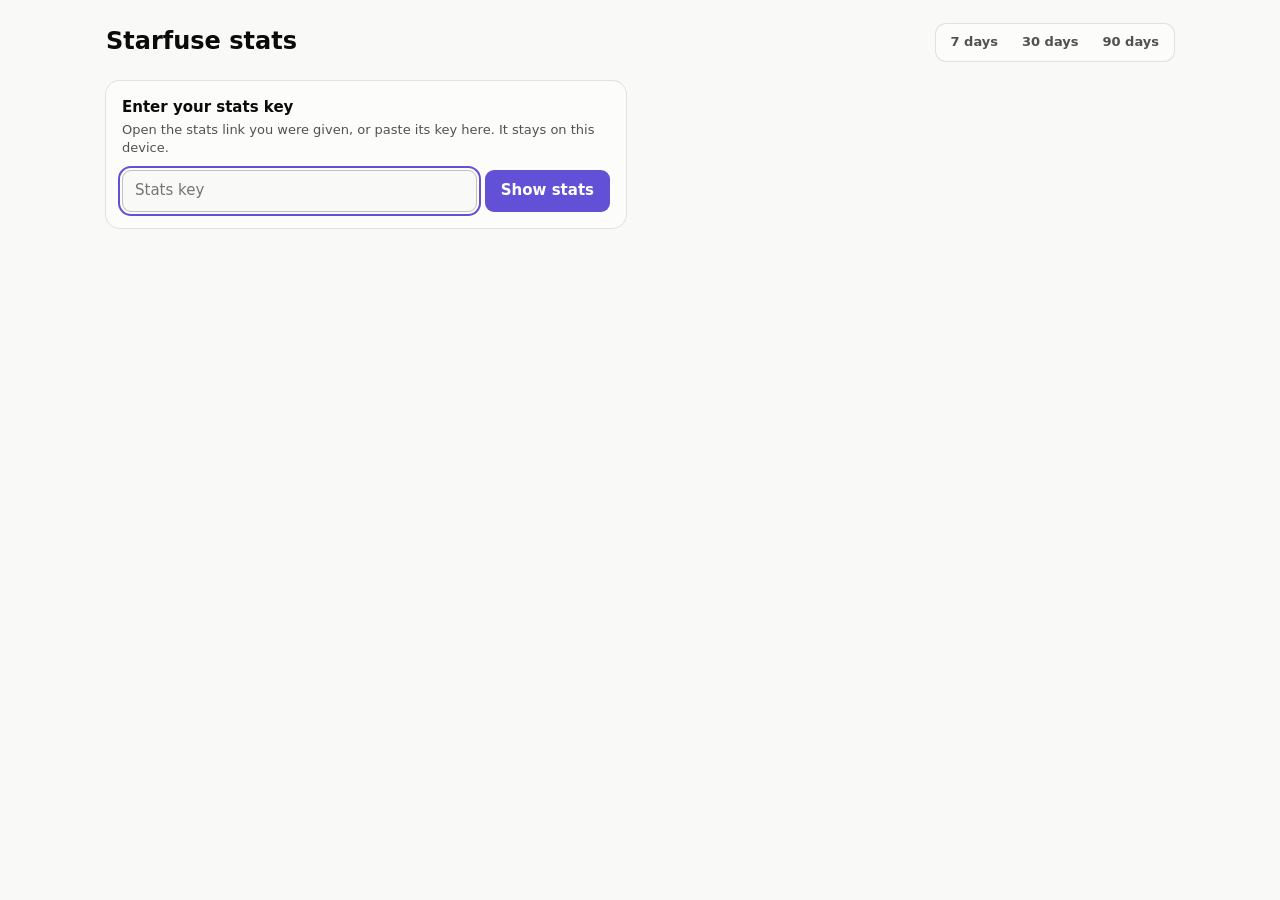
<file: stats.html>
<!doctype html>
<html lang="en">
<head>
  <meta charset="utf-8">
  <meta name="viewport" content="width=device-width, initial-scale=1">
  <!-- The owner's dashboard: not linked from the game, and kept out of search results. -->
  <meta name="robots" content="noindex, nofollow">
  <title>Starfuse stats</title>
  <link rel="icon" href="./favicon.svg" type="image/svg+xml">
  <script type="module" crossorigin src="./assets/stats-B_AxKz6m.js"></script>
  <link rel="modulepreload" crossorigin href="./assets/payments-BXiMrCaV.js">
  <link rel="stylesheet" crossorigin href="./assets/stats-DPLulh65.css">
</head>
<body>
  <main class="viz-root" id="app">
    <header class="top">
      <div>
        <h1>Starfuse stats</h1>
        <p class="muted" id="updated">Loading…</p>
      </div>
      <div class="range" role="group" aria-label="Date range">
        <button type="button" data-days="7">7 days</button>
        <button type="button" data-days="30">30 days</button>
        <button type="button" data-days="90">90 days</button>
      </div>
    </header>

    <form class="keyform" id="keyForm" hidden>
      <h2>Enter your stats key</h2>
      <p class="muted" id="keyNote">Open the stats link you were given, or paste its key here. It stays on this device.</p>
      <div class="keyrow">
        <input id="keyInput" autocomplete="off" spellcheck="false" aria-label="Stats key" placeholder="Stats key">
        <button type="submit">Show stats</button>
      </div>
    </form>

    <p class="error" id="error" hidden></p>

    <div id="content" hidden>
      <section class="tiles" id="tiles" aria-label="Headline numbers"></section>

      <section class="card wide">
        <div class="cardhead">
          <div>
            <h2>Players per day</h2>
            <p class="muted">Each device counts once a day.</p>
          </div>
          <ul class="legend" aria-label="Legend">
            <li><span class="key" style="background: var(--series-1)"></span>Returning</li>
            <li><span class="key" style="background: var(--series-2)"></span>New</li>
          </ul>
        </div>
        <div class="chart" id="daily"></div>
        <button type="button" class="linkbtn" id="tableBtn" aria-expanded="false">Show as table</button>
        <div class="tablewrap" id="dailyTable" hidden></div>
      </section>

      <div class="grid">
        <section class="card"><h2>How long runs last</h2><p class="muted">Where players stop. Short runs mean a rough start.</p><div class="bars" id="length"></div><p class="muted foot" id="quitNote"></p></section>
        <section class="card"><h2>Biggest planet in a run</h2><p class="muted">How far runs get.</p><div class="bars" id="biggest"></div></section>
        <section class="card"><h2>Where players come from</h2><p class="muted">First visits by site. “Direct” means typed in, a bookmark, or an app that hides it.</p><div class="bars" id="sources"></div></section>
        <section class="card"><h2>Where they are</h2><p class="muted">By time zone.</p><div class="bars" id="where"></div></section>
        <section class="card"><h2>Devices</h2><p class="muted" id="homeNote"></p><div class="bars" id="devices"></div><div class="bars" id="os"></div></section>
        <section class="card"><h2>Game modes</h2><div class="bars" id="modes"></div></section>
        <section class="card"><h2>Themes played</h2><div class="bars" id="themes"></div></section>
        <section class="card"><h2>Smoothness</h2><p class="muted">Frames per second runs played at. 30 on a phone usually means Low Power Mode or battery saver.</p><div class="bars" id="fps"></div><h3 class="sub">Phones only</h3><div class="bars" id="fpsPhone"></div></section>
        <section class="card"><h2>Power-ups</h2><p class="muted">Runs that used Pop, Swap or Shake before they ended, and how they did. Counted from 26 Oct.</p><div id="powers"></div></section>
        <section class="card"><h2>Coins in and out</h2><p class="muted" id="walletNote"></p><h3 class="sub">Earned</h3><div class="bars" id="coinsIn"></div><h3 class="sub">Spent</h3><div class="bars" id="coinsOut"></div></section>
        <section class="card"><h2>What coins buy</h2><p class="muted" id="buyNote"></p><div class="bars" id="coinBuys"></div></section>
        <section class="card"><h2>Out of a power-up</h2><p class="muted">What players do when they tap a power-up they don’t have.</p><div class="bars" id="offers"></div></section>
        <section class="card"><h2>Rewarded ads</h2><p class="muted">Ads players chose to watch. Each one earns money once real ads are connected.</p><div class="bars" id="ads"></div><p class="muted foot" id="adsNote"></p></section>
        <section class="card"><h2>Rewards claimed</h2><p class="muted">How often players collect the daily login, mission and collection rewards.</p><div class="bars" id="rewards"></div></section>
        <section class="card"><h2>Menus players open</h2><p class="muted">Share of player-days that opened each screen at least once.</p><div class="bars" id="opens"></div></section>
        <section class="card"><h2>Sharing and shop</h2><div class="bars" id="shares"></div><div class="bars" id="shop"></div></section>
      </div>

      <section class="card how">
        <h2>How this is counted</h2>
        <ul>
          <li>No names, ids or IP addresses are stored. Each device sends only counters it keeps for the game, like “first visit 3 days ago”.</li>
          <li>A player is a device: the same person on a phone and a laptop counts twice, and a private window counts as a new player each time.</li>
          <li>Browsers set to “Do Not Track” are not counted. Days are in UTC.</li>
          <li>A run that used “Keep going” counts once.</li>
          <li>Power-ups: a run counts as using them if it used one before it first ended. Ones used after “Keep going” only add to “Times used”.</li>
          <li>Saved-up coins come from each player’s first visit of the day, and a menu counts once a day per player. Coins, ads, offers, rewards and menus count from 26 Oct.</li>
        </ul>
      </section>
    </div>
    <div class="tip" id="tip" role="status" hidden></div>
  </main>
</body>
</html>
</file>
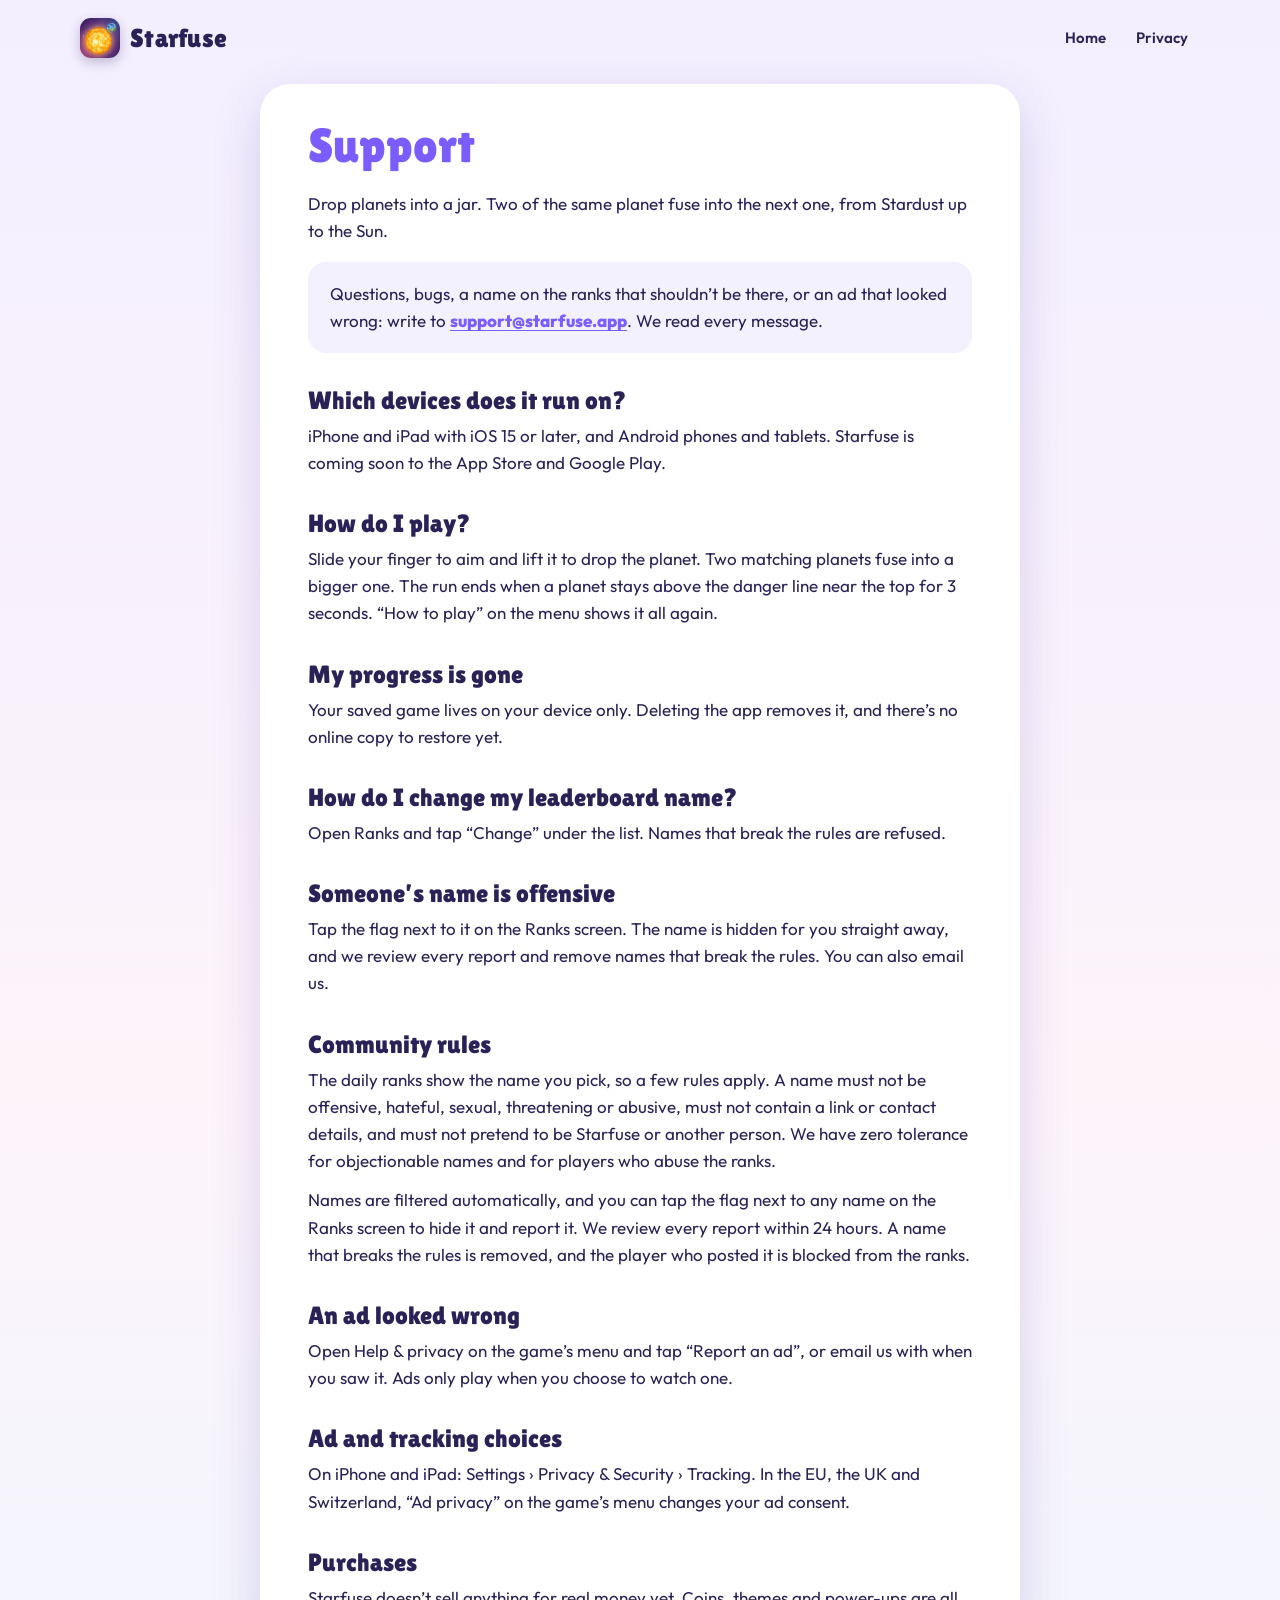
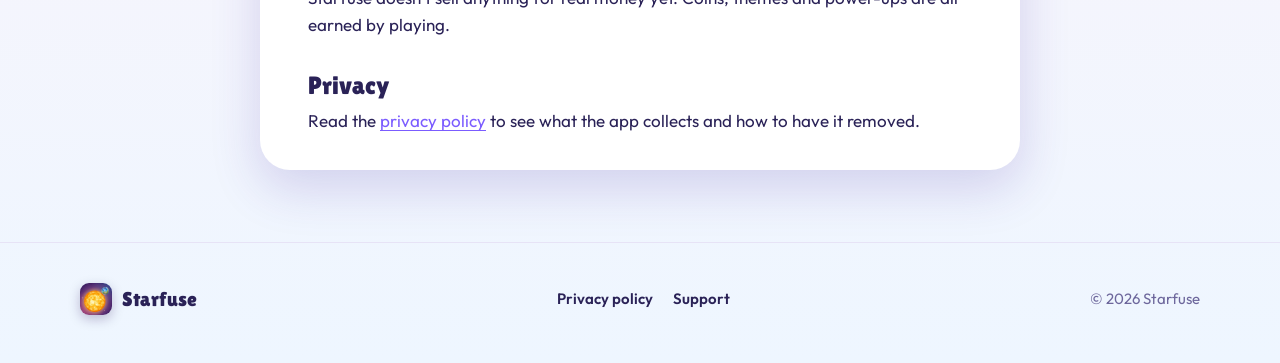
<file: support.html>
<!doctype html>
<html lang="en">
<head>
  <meta charset="utf-8">
  <meta name="viewport" content="width=device-width, initial-scale=1">
  <title>Support · Starfuse</title>
  <meta name="description" content="Help with Starfuse: how to reach us, saves, the leaderboard, ads and privacy.">
  <meta name="theme-color" content="#7b5cff">
  <link rel="icon" href="./favicon.svg" type="image/svg+xml">
  <link rel="apple-touch-icon" href="./apple-touch-icon.png">
  <link rel="canonical" href="https://starfuse.app/support.html">
  <link rel="stylesheet" href="./site.css">
</head>
<body class="on-light">
  <header class="top">
    <div class="wrap">
      <a class="brand" href="./"><img src="./img/icon-256.webp" alt="" width="40" height="40"><span>Starfuse</span></a>
      <nav class="nav" aria-label="Site"><a href="./">Home</a><a href="./privacy.html">Privacy</a></nav>
    </div>
  </header>

  <main class="page">
    <h1>Support</h1>
    <p class="lead">Drop planets into a jar. Two of the same planet fuse into the next one, from Stardust up to the Sun.</p>

    <div class="contact">
      <p>Questions, bugs, a name on the ranks that shouldn’t be there, or an ad that looked wrong: write to
        <a href="mailto:support@starfuse.app">support@starfuse.app</a>. We read every message.</p>
    </div>

    <h2>Which devices does it run on?</h2>
    <p>iPhone and iPad with iOS 15 or later, and Android phones and tablets. Starfuse is coming soon to the App Store and Google Play.</p>

    <h2>How do I play?</h2>
    <p>Slide your finger to aim and lift it to drop the planet. Two matching planets fuse into a bigger one. The run
      ends when a planet stays above the danger line near the top for 3 seconds. “How to play” on the menu shows it all
      again.</p>

    <h2>My progress is gone</h2>
    <p>Your saved game lives on your device only. Deleting the app removes it, and there’s no online copy to restore
      yet.</p>

    <h2>How do I change my leaderboard name?</h2>
    <p>Open Ranks and tap “Change” under the list. Names that break the rules are refused.</p>

    <h2>Someone’s name is offensive</h2>
    <p>Tap the flag next to it on the Ranks screen. The name is hidden for you straight away, and we review every
      report and remove names that break the rules. You can also email us.</p>

    <h2 id="rules">Community rules</h2>
    <p>The daily ranks show the name you pick, so a few rules apply. A name must not be offensive, hateful, sexual,
      threatening or abusive, must not contain a link or contact details, and must not pretend to be Starfuse or
      another person. We have zero tolerance for objectionable names and for players who abuse the ranks.</p>
    <p>Names are filtered automatically, and you can tap the flag next to any name on the Ranks screen to hide it and
      report it. We review every report within 24 hours. A name that breaks the rules is removed, and the player who
      posted it is blocked from the ranks.</p>
    <h2>An ad looked wrong</h2>
    <p>Open Help &amp; privacy on the game’s menu and tap “Report an ad”, or email us with when you saw it. Ads only
      play when you choose to watch one.</p>

    <h2>Ad and tracking choices</h2>
    <p>On iPhone and iPad: Settings › Privacy &amp; Security › Tracking. In the EU, the UK and Switzerland, “Ad privacy”
      on the game’s menu changes your ad consent.</p>

    <h2>Purchases</h2>
    <p>Starfuse doesn’t sell anything for real money yet. Coins, themes and power-ups are all earned by playing.</p>

    <h2>Privacy</h2>
    <p>Read the <a href="./privacy.html">privacy policy</a> to see what the app collects and how to have it removed.</p>
  </main>

  <footer class="foot">
    <div class="wrap">
      <a class="brand" href="./"><img src="./img/icon-256.webp" alt="" width="32" height="32"><span>Starfuse</span></a>
      <nav aria-label="Legal and help"><a href="./privacy.html">Privacy policy</a><a href="./support.html">Support</a></nav>
      <p>© 2026 Starfuse</p>
    </div>
  </footer>
</body>
</html>
</file>
<file: site.css>
/* starfuse.app: the landing page, privacy policy and support page share this sheet. Colors and fonts follow the
   game (src/styles.css); the fonts are served from fonts/, so the site loads nothing from other services. */

@font-face { font-family: "Lilita One"; font-weight: 400; font-display: swap; src: url(fonts/lilita-one-400.woff2) format("woff2"); }
@font-face { font-family: "Outfit"; font-weight: 400; font-display: swap; src: url(fonts/outfit-400.woff2) format("woff2"); }
@font-face { font-family: "Outfit"; font-weight: 600; font-display: swap; src: url(fonts/outfit-600.woff2) format("woff2"); }
@font-face { font-family: "Outfit"; font-weight: 800; font-display: swap; src: url(fonts/outfit-800.woff2) format("woff2"); }

:root {
  color-scheme: light;
  --ink: #2a2257;
  --dim: #6d679c;
  --line: #e7e3f6;
  --soft: #f4f1ff;
  --card: #ffffff;
  --sun: #ffb21f;
  --sun-deep: #e27a00;
  --pink: #ff5c9a;
  --mint: #22d3b0;
  --violet: #7b5cff;
  --sky: #3e8ef7;
  --display: "Lilita One", "Arial Rounded MT Bold", system-ui, sans-serif;
  --body: "Outfit", system-ui, -apple-system, "Segoe UI", sans-serif;
  --shadow: 0 18px 50px rgba(64, 40, 160, .18);
  --wrap: 1120px;
}

* { box-sizing: border-box; }
[hidden] { display: none !important; }
html { scroll-behavior: smooth; }
@media (prefers-reduced-motion: reduce) { html { scroll-behavior: auto; } }
body {
  margin: 0; color: var(--ink); font: 17px/1.6 var(--body);
  background: #f6f2ff;
  background: linear-gradient(180deg, #f3efff 0%, #fdf4fa 55%, #eef6ff 100%);
  -webkit-font-smoothing: antialiased;
}
img { max-width: 100%; height: auto; display: block; }
a { color: var(--violet); text-underline-offset: 3px; }
a:focus-visible, .btn:focus-visible { outline: 3px solid var(--sun); outline-offset: 3px; border-radius: 8px; }
h1, h2, h3 { font-family: var(--display); font-weight: 400; line-height: 1.08; margin: 0; text-wrap: balance; }
p { margin: 0; }
.wrap { width: min(var(--wrap), 100% - 32px); margin-inline: auto; }
.skip { position: absolute; left: -9999px; }
.skip:focus { left: 16px; top: 12px; z-index: 10; padding: 8px 14px; border-radius: 10px; background: #fff; }

/* ---------- header and footer ---------- */
.top { position: relative; z-index: 2; }
.top .wrap { display: flex; align-items: center; justify-content: space-between; gap: 16px; padding: 18px 0; }
.brand { display: inline-flex; align-items: center; gap: 10px; color: inherit; text-decoration: none; }
.brand img { width: 40px; height: 40px; border-radius: 11px; box-shadow: 0 4px 12px rgba(30, 10, 80, .25); }
.brand span { font: 400 26px/1 var(--display); letter-spacing: .01em; }
.nav { display: flex; gap: 6px; flex-wrap: wrap; justify-content: flex-end; }
.nav a { padding: 6px 12px; border-radius: 999px; color: inherit; font-weight: 600; font-size: 15px; text-decoration: none; }
.nav a:hover { background: rgba(255, 255, 255, .18); }
.on-light .nav a:hover { background: var(--soft); }

.foot { margin-top: 72px; padding: 40px 0 48px; border-top: 1px solid var(--line); color: var(--dim); font-size: 15px; }
.foot .wrap { display: flex; flex-wrap: wrap; gap: 16px 32px; align-items: center; justify-content: space-between; }
.foot .brand span { font-size: 20px; color: var(--ink); }
.foot .brand img { width: 32px; height: 32px; border-radius: 9px; }
.foot nav { display: flex; flex-wrap: wrap; gap: 6px 20px; }
.foot nav a { color: var(--ink); font-weight: 600; text-decoration: none; }
.foot nav a:hover { text-decoration: underline; }

/* ---------- buttons ---------- */
.btn {
  display: inline-flex; align-items: center; gap: 10px; padding: 14px 22px; border-radius: 18px;
  font: 800 17px/1.2 var(--body); text-decoration: none; border: 0;
}
.btn small { display: block; font-weight: 600; font-size: 13px; opacity: .8; }
.btn.store { background: #120d2e; color: #fff; box-shadow: 0 6px 0 rgba(0, 0, 0, .25); cursor: default; }
.btn.store svg { width: 26px; height: 26px; flex: none; }
.btn.ghost { color: #fff; background: rgba(255, 255, 255, .16); box-shadow: inset 0 0 0 2px rgba(255, 255, 255, .55); }
.btn.ghost:hover { background: rgba(255, 255, 255, .26); }
.btn.ghost svg { width: 20px; height: 20px; flex: none; margin-left: -4px; }

/* ---------- hero ---------- */
.hero {
  position: relative; overflow: hidden; color: #fff;
  background:
    radial-gradient(2px 2px at 12% 18%, #fff 50%, transparent 51%),
    radial-gradient(1.5px 1.5px at 28% 72%, rgba(255, 255, 255, .8) 50%, transparent 51%),
    radial-gradient(2px 2px at 46% 30%, rgba(255, 255, 255, .7) 50%, transparent 51%),
    radial-gradient(1.5px 1.5px at 64% 12%, #fff 50%, transparent 51%),
    radial-gradient(2px 2px at 82% 46%, rgba(255, 255, 255, .8) 50%, transparent 51%),
    radial-gradient(1.5px 1.5px at 92% 80%, #fff 50%, transparent 51%),
    radial-gradient(1.5px 1.5px at 6% 88%, rgba(255, 255, 255, .7) 50%, transparent 51%),
    radial-gradient(60% 70% at 85% 30%, rgba(255, 178, 31, .28), transparent 70%),
    linear-gradient(135deg, #3d6dff 0%, #7b5cff 48%, #ef86c4 100%);
  border-radius: 0 0 40px 40px;
}
.hero-grid { display: grid; grid-template-columns: 1.05fr .95fr; gap: 40px; align-items: center; padding: 28px 0 72px; }
.hero h1 { font-size: clamp(44px, 6.4vw, 76px); text-shadow: 0 4px 0 rgba(30, 10, 90, .25); }
.hero h1 em { font-style: normal; color: #ffd24d; }
.lede { margin-top: 18px; max-width: 34ch; font-size: clamp(18px, 2vw, 21px); line-height: 1.5; color: rgba(255, 255, 255, .94); }
.cta { display: flex; flex-wrap: wrap; gap: 14px; margin-top: 30px; align-items: center; }
.devices { margin-top: 14px; font-size: 15px; color: rgba(255, 255, 255, .85); }
.challenge {
  display: flex; gap: 12px; align-items: center; margin-bottom: 22px; padding: 12px 16px; max-width: 520px;
  border-radius: 18px; background: rgba(255, 255, 255, .95); color: var(--ink); font-weight: 600; box-shadow: var(--shadow);
}
.challenge b { color: var(--violet); }
.challenge .trophy { flex: none; font-size: 26px; }

/* A phone with a screenshot: the frame and the Dynamic Island are CSS, the picture a real capture of the game at
   iPhone 15 size (393 x 852, with the room the app leaves for the island and the home bar). Pictures stack, so the
   themes showcase can cross-fade between them. */
.phone {
  /* A 3.2% bezel (margins are a share of the width on every side) around a 393:852 screen: 1 : 2.093 overall. */
  position: relative; width: min(300px, 74vw); aspect-ratio: 1000 / 2093; margin-inline: auto; flex: none;
  border-radius: 48px; background: #120d2e;
  box-shadow: 0 30px 60px rgba(20, 8, 70, .35), inset 0 0 0 2px rgba(255, 255, 255, .14);
}
.phone::after { /* the Dynamic Island, in the room the app leaves above the game */
  content: ""; position: absolute; z-index: 2; top: 3.3%; left: 50%; width: 30%; height: 3.4%;
  transform: translateX(-50%); border-radius: 999px; background: #120d2e;
}
.phone img {
  position: absolute; top: 0; left: 0; margin: 3.2%; width: 93.6%; height: auto; aspect-ratio: 393 / 852; max-width: none;
  object-fit: cover; border-radius: 40px; background: #ebe4ff;
}
.hero .phone { transform: rotate(3deg); }
.hero-art { position: relative; }
.hero-art .planets {
  position: absolute; z-index: 0; width: 330px; right: -40px; top: -60px; opacity: .55; filter: blur(.3px);
  pointer-events: none;
}
.hero-art .phone { z-index: 1; }

/* ---------- sections ---------- */
section.block { padding: 88px 0 0; }
.kicker { font-weight: 800; font-size: 14px; letter-spacing: .12em; text-transform: uppercase; color: var(--pink); }
.block h2 { margin-top: 8px; font-size: clamp(34px, 4.6vw, 52px); }
.block .intro { margin-top: 14px; max-width: 60ch; color: var(--dim); font-size: 19px; }

/* The trailer: a 16:9 video with a play button over its poster until it starts. */
.reel {
  position: relative; margin-top: 36px; aspect-ratio: 16 / 9; border-radius: 32px; overflow: hidden;
  background: #120d2e; box-shadow: var(--shadow);
}
.reel video { display: block; width: 100%; height: 100%; object-fit: cover; }
.reel .play {
  position: absolute; left: 50%; top: 50%; transform: translate(-50%, -50%);
  display: inline-flex; align-items: center; gap: 14px; padding: 10px 26px 10px 10px; border: 0; border-radius: 999px;
  font: 800 19px/1.15 var(--body); color: var(--ink); text-align: left; background: #fff; cursor: pointer;
  box-shadow: 0 14px 36px rgba(20, 8, 70, .4); transition: transform .15s, box-shadow .15s;
}
.reel .play:hover { transform: translate(-50%, -50%) scale(1.04); box-shadow: 0 18px 44px rgba(20, 8, 70, .45); }
.reel .play:focus-visible { outline: 3px solid var(--sun); outline-offset: 3px; }
.reel .play svg {
  width: 58px; height: 58px; flex: none; padding: 16px 14px 16px 18px; border-radius: 50%;
  color: #fff; background: linear-gradient(135deg, var(--sun), var(--pink));
}
.reel .play span { white-space: nowrap; }
.reel .play small { display: block; margin-top: 2px; font-weight: 600; font-size: 14px; color: var(--dim); }

.steps { display: grid; grid-template-columns: repeat(3, 1fr); gap: 20px; margin-top: 40px; counter-reset: step; }
.step { padding: 26px; border-radius: 26px; background: var(--card); box-shadow: var(--shadow); }
.step::before {
  counter-increment: step; content: counter(step);
  display: grid; place-items: center; width: 44px; height: 44px; border-radius: 50%;
  font: 400 22px/1 var(--display); color: #fff; background: linear-gradient(135deg, var(--sun), var(--pink));
}
.step h3 { margin-top: 16px; font-size: 26px; }
.step p { margin-top: 8px; color: var(--dim); }

.chain { display: grid; grid-template-columns: 1fr 1.1fr; gap: 32px; align-items: center; margin-top: 48px;
  padding: 32px; border-radius: 32px; background: linear-gradient(160deg, #241a5e, #3a2a8c 60%, #5b3aa8); color: #fff; }
.chain img { width: 100%; max-width: 280px; margin-inline: auto; }
.chain h3 { font-size: clamp(28px, 3.4vw, 38px); }
.chain p { margin-top: 12px; color: rgba(255, 255, 255, .86); }
.chain ol { margin: 18px 0 0; padding: 0; list-style: none; display: flex; flex-wrap: wrap; gap: 6px; }
.chain li { padding: 4px 11px; border-radius: 999px; background: rgba(255, 255, 255, .12); font-size: 14px; font-weight: 600; }
.chain li:last-child { background: var(--sun); color: #4a2500; }

.features { display: grid; grid-template-columns: repeat(3, 1fr); gap: 20px; margin-top: 40px; }
.feature { padding: 26px; border-radius: 26px; background: var(--card); box-shadow: var(--shadow); }
.feature .ic { display: grid; place-items: center; width: 52px; height: 52px; border-radius: 16px; color: #fff; background: var(--c, var(--violet)); }
.feature .ic svg { width: 28px; height: 28px; }
.feature h3 { margin-top: 16px; font-size: 24px; }
.feature p { margin-top: 8px; color: var(--dim); }

/* ---------- themes showcase ---------- */
/* Registered, so the section's colors glide from one theme to the next (index.html sets them per theme). */
@property --tint { syntax: "<color>"; inherits: true; initial-value: #e9e4ff; }
@property --accent { syntax: "<color>"; inherits: true; initial-value: #7b5cff; }
.themes { transition: --tint .7s ease, --accent .7s ease; }
.showcase {
  display: grid; grid-template-columns: auto minmax(0, 1fr); gap: 48px; align-items: center; margin-top: 40px;
  padding: 44px clamp(20px, 4vw, 56px); border-radius: 40px; box-shadow: var(--shadow);
  background:
    radial-gradient(60% 80% at 22% 40%, rgba(255, 255, 255, .85), transparent 70%),
    radial-gradient(50% 60% at 100% 100%, rgba(255, 255, 255, .5), transparent 70%),
    var(--tint);
}
.stage { display: flex; align-items: center; gap: 18px; }
.stage .phone { width: 290px; touch-action: pan-y; }
.stage .phone img { opacity: 0; transform: scale(1.025); transition: opacity .5s ease, transform .7s ease; }
.stage .phone img.on { opacity: 1; transform: none; }
.arrow {
  display: grid; place-items: center; flex: none; width: 48px; height: 48px; border: 0; border-radius: 50%;
  color: var(--accent); background: #fff; box-shadow: 0 6px 16px rgba(40, 20, 120, .14); cursor: pointer;
  transition: transform .15s, box-shadow .15s;
}
.arrow:hover { transform: scale(1.06); box-shadow: 0 8px 20px rgba(40, 20, 120, .2); }
.arrow svg { width: 22px; height: 22px; }
.picker { display: grid; grid-template-columns: repeat(3, minmax(0, 1fr)); gap: 10px; }
.picker button {
  display: flex; align-items: center; gap: 10px; min-width: 0; padding: 7px 12px 7px 7px; border: 0; border-radius: 18px;
  font: 700 15px/1.2 var(--body); color: var(--ink); text-align: left; background: rgba(255, 255, 255, .62); cursor: pointer;
  box-shadow: inset 0 0 0 2px transparent; transition: background .2s, box-shadow .2s, transform .15s;
}
.picker button:hover { background: rgba(255, 255, 255, .9); }
.picker button img { flex: none; width: 40px; height: 40px; border-radius: 50%; background: #fff; }
.picker button[aria-selected="true"] { background: #fff; box-shadow: inset 0 0 0 2.5px var(--accent), 0 8px 18px rgba(40, 20, 120, .12); }
.picker button:focus-visible { outline: 3px solid var(--sun); outline-offset: 2px; }
.about { margin-top: 22px; padding: 22px 24px 20px; border-radius: 26px; background: #fff; box-shadow: 0 10px 28px rgba(40, 20, 120, .08); }
.about h3 { font-size: clamp(28px, 3vw, 36px); color: var(--accent); }
.about p { margin-top: 6px; color: var(--dim); }
.chainimg { width: 100%; margin-top: 16px; }
.timer { height: 4px; margin-top: 16px; border-radius: 4px; background: var(--line); overflow: hidden; transition: opacity .3s; }
.timer i { display: block; width: 0; height: 100%; background: var(--accent); }
.timer i.run { animation: themeTimer linear forwards; }
.manual .timer { opacity: 0; }
@keyframes themeTimer { to { width: 100%; } }

.closing {
  margin-top: 96px; padding: 48px 32px; border-radius: 36px; text-align: center; color: #fff;
  background: linear-gradient(135deg, #3d6dff 0%, #7b5cff 50%, #ef86c4 100%); box-shadow: var(--shadow);
}
.closing img { width: 96px; height: 96px; margin: 0 auto; border-radius: 24px; box-shadow: 0 10px 24px rgba(20, 8, 70, .35); }
.closing h2 { margin-top: 20px; font-size: clamp(32px, 4.4vw, 48px); }
.closing p { margin: 12px auto 0; max-width: 46ch; color: rgba(255, 255, 255, .9); }
.closing .cta { justify-content: center; }

/* ---------- text pages (privacy, support) ---------- */
.page { width: min(760px, 100% - 32px); margin: 8px auto 0; padding: 36px clamp(20px, 5vw, 48px); border-radius: 30px; background: var(--card); box-shadow: var(--shadow); }
.page h1 { font-size: clamp(36px, 5vw, 48px); color: var(--violet); }
.page h2 { margin: 34px 0 8px; font-size: 25px; }
.page p + p, .page ul + p, .page p + ul { margin-top: 12px; }
.page ul { padding-left: 22px; margin: 12px 0 0; }
.page li { margin: 6px 0; }
.page .date { margin-top: 6px; color: var(--dim); font-size: 15px; }
.page .lead { margin-top: 18px; }
.page .short { margin-top: 18px; padding: 14px 20px 14px 38px; border-radius: 18px; background: var(--soft); }
.page .contact { margin-top: 18px; padding: 18px 22px; border-radius: 18px; background: var(--soft); }
.page .contact a { font-weight: 800; overflow-wrap: anywhere; }

/* ---------- narrow screens ---------- */
@media (max-width: 900px) {
  .hero-grid { grid-template-columns: 1fr; gap: 48px; padding-bottom: 64px; text-align: center; }
  .lede { margin-inline: auto; }
  .cta { justify-content: center; }
  .challenge { margin-inline: auto; text-align: left; }
  .hero-art .planets { right: 50%; transform: translateX(60%); }
  .steps, .features { grid-template-columns: 1fr 1fr; }
  .chain { grid-template-columns: 1fr; text-align: center; }
  .chain ol { justify-content: center; }
  /* The showcase stacks: the phone, then the picker as one sideways-scrolling row, then the theme's card. */
  .showcase { grid-template-columns: minmax(0, 1fr); gap: 28px; padding: 32px 0 24px; }
  .stage { justify-content: center; }
  .picker {
    display: flex; overflow-x: auto; scroll-snap-type: x mandatory; scrollbar-width: none;
    padding: 4px 20px 6px; scroll-padding-inline: 20px;
  }
  .picker::-webkit-scrollbar { display: none; }
  .picker button { flex: none; scroll-snap-align: center; }
  .about { margin: 18px 20px 0; text-align: center; }
}
@media (max-width: 620px) {
  body { font-size: 16px; }
  .nav a { padding: 6px 9px; font-size: 14px; }
  .nav .opt { display: none; }
  .steps, .features { grid-template-columns: 1fr; }
  section.block { padding-top: 64px; }
  .stage { gap: 8px; }
  .stage .phone { width: min(250px, 62vw); }
  .arrow { width: 40px; height: 40px; }
  .chain { padding: 24px 18px; }
  .closing { padding: 40px 20px; }
  .reel { margin-top: 28px; border-radius: 22px; }
  /* just the round button; the words stay for screen readers */
  .reel .play { padding: 0; background: none; box-shadow: none; }
  .reel .play span { position: absolute; width: 1px; height: 1px; overflow: hidden; clip-path: inset(50%); }
  .reel .play svg { width: 64px; height: 64px; padding: 19px 16px 19px 21px; box-shadow: 0 10px 26px rgba(20, 8, 70, .45); }
}
</file>
<file: preview/assets/index-DMJMzu7u.css>
:root{color-scheme:light;--ink: #2a2257;--dim: #6d679c;--card: #ffffff;--line: #e7e3f6;--soft: #f4f1ff;--sun: #ffb21f;--sun-deep: #e27a00;--pink: #ff5c9a;--pink-deep: #d43a77;--mint: #22d3b0;--mint-deep: #11a387;--violet: #7b5cff;--display: "Lilita One", "Arial Rounded MT Bold", system-ui, sans-serif;--body: "Outfit", system-ui, -apple-system, "Segoe UI", sans-serif;--shadow: 0 10px 30px rgba(80, 60, 170, .16)}*{box-sizing:border-box}[hidden]{display:none!important}html,body{height:100%;margin:0}body{background:radial-gradient(60% 40% at 10% 0%,rgba(255,255,255,.9),transparent 70%),radial-gradient(50% 40% at 100% 100%,rgba(255,196,222,.8),transparent 70%),linear-gradient(165deg,#d6efff,#ebe4ff,#ffe4ef) fixed;background-color:#ebe4ff;color:var(--ink);font-family:var(--body);overflow:hidden;touch-action:none;user-select:none;-webkit-user-select:none;-webkit-tap-highlight-color:transparent}.app{--gap: 8px;--padx: max(12px, env(safe-area-inset-left, 0px), env(safe-area-inset-right, 0px));position:relative;height:100%;max-width:520px;margin:0 auto;display:flex;flex-direction:column;justify-content:center;gap:var(--gap);padding:max(8px,env(safe-area-inset-top,0px)) var(--padx) max(8px,env(safe-area-inset-bottom,0px))}.label{font-size:11px;font-weight:800;text-transform:uppercase;letter-spacing:.1em;color:var(--dim)}.note{margin:0;max-width:32ch;font-size:14px;line-height:1.45;color:var(--dim);text-wrap:balance}.hud{display:grid;grid-template-columns:1fr auto 1fr;align-items:center;gap:8px}.chip{display:flex;flex-direction:column;gap:1px;min-width:0;padding:7px 12px;border-radius:16px;background:var(--card);box-shadow:var(--shadow)}.chip.right{align-items:flex-end;text-align:right}.big{font-family:var(--display);font-size:24px;line-height:1.05;font-variant-numeric:tabular-nums}.coin{color:var(--sun-deep)}.coin:before{content:"";display:inline-block;width:.6em;height:.6em;margin-right:.22em;vertical-align:.06em;border-radius:50%;background:radial-gradient(circle at 35% 30%,#fff4c4,var(--sun) 55%,var(--sun-deep))}.sub{font-size:11px;color:var(--dim);white-space:nowrap;overflow:hidden;text-overflow:ellipsis;max-width:100%}.sub b{color:var(--ink);font-variant-numeric:tabular-nums}.bubble{--glow: 217, 210, 255;position:relative;isolation:isolate;width:68px;height:68px;border-radius:50%;gap:1px;display:flex;flex-direction:column;align-items:center;justify-content:center;background:var(--card);box-shadow:var(--shadow),inset 0 0 0 3px rgba(var(--glow),.55)}.bubble:before,.bubble:after{content:"";position:absolute;border-radius:50%;pointer-events:none}.bubble:before{inset:0;z-index:-1;box-shadow:0 0 12px 3px rgba(var(--glow),.8),0 0 30px 8px rgba(var(--glow),.35);animation:halo 3.2s ease-in-out infinite alternate}.bubble:after{inset:-9px;background:radial-gradient(circle at 58% 5%,#fff 0 1.6px,transparent 2.6px),radial-gradient(circle at 93% 34%,rgb(var(--glow)) 0 1.3px,transparent 2.3px),radial-gradient(circle at 88% 76%,#fff 0 1.4px,transparent 2.4px),radial-gradient(circle at 42% 95%,rgb(var(--glow)) 0 1.2px,transparent 2.2px),radial-gradient(circle at 8% 69%,#fff 0 1.5px,transparent 2.5px),radial-gradient(circle at 10% 27%,rgb(var(--glow)) 0 1.3px,transparent 2.3px);animation:orbit 20s linear infinite,twinkle 2.4s ease-in-out infinite alternate}@keyframes halo{0%{opacity:.5}}@keyframes orbit{to{rotate:1turn}}@keyframes twinkle{0%{opacity:.35}}#nextCv{width:44px;height:44px}.bubble .label{font-size:9px;letter-spacing:.04em;color:var(--violet)}.bump{animation:bump .35s ease-out}@keyframes bump{40%{transform:scale(1.2)}}.field{position:relative;flex:0 1 auto;min-height:0;display:flex;flex-direction:column;gap:var(--gap)}.stage{flex:0 1 auto;height:calc((min(100vw,520px) - 2 * var(--padx)) * 1.55);min-height:0;min-width:0;position:relative}.jar{position:absolute;inset:0;margin:auto;border-radius:28px;overflow:hidden;isolation:isolate;box-shadow:0 0 0 5px #fff,0 18px 50px #5a3cc84d}.jar>*{position:absolute;inset:0;width:100%;height:100%;display:block;border-radius:inherit}#game{cursor:pointer}.jarglow{opacity:0;pointer-events:none;mix-blend-mode:screen;mix-blend-mode:plus-lighter;will-change:opacity}.ov{position:absolute;inset:0;z-index:3;container-type:size;border-radius:28px;display:flex;flex-direction:column;align-items:center;padding:12px;overflow-y:auto;overscroll-behavior:contain;background:#ffffff47;backdrop-filter:blur(6px);-webkit-backdrop-filter:blur(6px)}.card{width:100%;max-width:360px;display:flex;flex-direction:column;align-items:stretch;gap:10px;--pad: 20px;padding:22px var(--pad);border-radius:26px;background:var(--card);box-shadow:0 20px 50px #3c289640;text-align:center;animation:pop .28s cubic-bezier(.2,1.3,.4,1)}.ov>.card{margin-block:auto}.card>*{margin:0}@keyframes pop{0%{transform:scale(.92);opacity:0}}.logo{font-family:var(--display);font-weight:400;font-size:clamp(44px,13vw,60px);line-height:.95;color:var(--sun);-webkit-text-stroke:0;text-shadow:0 3px 0 var(--sun-deep),0 6px 0 var(--pink),0 12px 18px rgba(255,92,154,.35)}.tag{font-size:16px;line-height:1.4;text-wrap:balance;color:var(--ink);margin-bottom:4px}h2{font-family:var(--display);font-weight:400;font-size:32px;line-height:1.05;text-wrap:balance}.final{font-family:var(--display);font-size:56px;line-height:1;color:var(--violet);font-variant-numeric:tabular-nums}.pill{align-self:center;padding:5px 12px;border-radius:999px;background:var(--mint);color:#fff;font-weight:800;font-size:12px;letter-spacing:.08em;text-transform:uppercase}.stats{display:grid;grid-template-columns:repeat(3,1fr);gap:6px}.stats div{display:flex;flex-direction:column;gap:2px;padding:8px 4px;border-radius:14px;background:var(--soft)}.stats b{font-size:15px;font-variant-numeric:tabular-nums}.row{display:flex;gap:6px;flex-wrap:wrap;justify-content:center}.overbar{position:sticky;bottom:-12px;z-index:1;display:grid;grid-template-columns:1fr 1fr;gap:8px;margin-inline:calc(-1 * var(--pad));padding:8px var(--pad) 14px;background:var(--card);border-radius:0 0 26px 26px}.overbar:before{content:"";position:absolute;inset:-10px 0 auto;height:10px;background:linear-gradient(transparent,var(--card));pointer-events:none}.overbar .btn{padding-inline:10px;white-space:nowrap}#shareBtn{flex-direction:row;justify-content:center;gap:6px}#shareBtn svg{width:20px;height:20px}#shareThumb{width:22px;height:28px;margin-block:-6px;border-radius:5px;object-fit:cover;box-shadow:0 0 0 2px #fff}.btn{--c: var(--sun);--d: var(--sun-deep);--t: #3a2100;display:flex;flex-direction:column;align-items:center;gap:2px;font:800 17px/1.1 var(--body);padding:14px 18px;border:0;border-radius:18px;background:var(--c);color:var(--t);box-shadow:0 5px 0 var(--d);cursor:pointer}.btn:hover{filter:brightness(1.04)}.btn.huge{font-family:var(--display);font-weight:400;font-size:30px;padding:16px;letter-spacing:.02em}.btn.pink{--c: var(--pink);--d: var(--pink-deep);--t: #fff}.btn.mint{--c: var(--mint);--d: var(--mint-deep);--t: #fff}.btn.ghost{background:var(--soft);color:var(--ink);box-shadow:none;font-weight:600}.btn.small{font-size:13px;padding:10px 12px;border-radius:14px}.btn small{font-size:12px;font-weight:600;opacity:.85}.btn:disabled{opacity:.4;cursor:default;transform:none;box-shadow:none}button:focus-visible,input:focus-visible{outline:3px solid var(--violet);outline-offset:3px}.tiles{display:grid;grid-template-columns:repeat(5,1fr);gap:6px;margin-top:4px}.tile{--c: var(--sun);display:flex;flex-direction:column;align-items:center;gap:6px;padding:12px 4px;border:0;border-radius:18px;background:var(--soft);color:var(--ink);font:600 12px var(--body);cursor:pointer}.tile span{display:flex;flex-direction:column;align-items:center;gap:1px}.tile{min-width:0}.tile svg{width:30px;height:30px;color:var(--c)}.tile b{color:var(--dim);font-weight:600}.t-gold{--c: var(--sun-deep)}.t-mint{--c: var(--mint-deep)}.t-violet{--c: var(--violet)}.t-pink{--c: var(--pink-deep)}.t-sky{--c: #3e8ef7}.tile.ready{box-shadow:inset 0 0 0 2px var(--pink)}.link{align-self:center;border:0;background:none;padding:4px 8px;font:600 14px var(--body);color:var(--violet);text-decoration:underline;text-underline-offset:3px;cursor:pointer}:where(button,[data-action]){--spring: cubic-bezier(.3, 1.7, .5, 1);transition:translate .2s var(--spring),scale .2s var(--spring),filter .15s,background-color .15s,box-shadow .15s,opacity .2s}:where(button,[data-action]).pressed{scale:.95;filter:brightness(.95);transition-duration:.05s}.btn.pressed{scale:none;translate:0 4px;box-shadow:0 1px 0 var(--d)}.btn.ghost.pressed{scale:.97;translate:0 1px;box-shadow:none}.tile.pressed,.tab.pressed{scale:.92}.pw.pressed,.strip.pressed{scale:.95;translate:0 2px}.icon.pressed{scale:.86}.link.pressed{scale:none;filter:none;opacity:.55}.steps{list-style:none;padding:0;display:flex;flex-direction:column;gap:8px;text-align:left}.steps li{display:grid;grid-template-columns:48px 1fr;gap:12px;align-items:center;padding:10px 12px;border-radius:16px;background:var(--soft)}.steps canvas{width:48px;height:48px}.steps strong{display:block;font-size:15px}.steps span{font-size:13px;line-height:1.35;color:var(--dim)}.fine{font-size:11px;line-height:1.4;color:var(--dim)}.line-icon{width:48px;height:48px;border-radius:14px;background:linear-gradient(180deg,#3f7cff 0 44%,#ff2d6f 44% 56%,#8d6cff 56%)}.missions{list-style:none;padding:0;display:flex;flex-direction:column;gap:8px;text-align:left}.missions li{display:grid;grid-template-columns:30px 1fr auto;gap:10px;align-items:center;padding:12px;border-radius:16px;background:var(--soft)}.missions .chk{width:26px;height:26px;border-radius:50%;display:grid;place-items:center;background:#fff;box-shadow:inset 0 0 0 2px var(--line);color:#fff;font-weight:800;font-size:14px}.missions li.done .chk{background:var(--mint);box-shadow:none}.missions .txt{display:flex;flex-direction:column;gap:6px;min-width:0}.missions .txt strong{font-size:14px}.missions .bar{height:8px;border-radius:99px;background:#fff;overflow:hidden}.missions .bar i{display:block;height:100%;border-radius:99px;background:linear-gradient(90deg,var(--pink),var(--sun))}.missions .rw{font-family:var(--display);font-size:16px;color:var(--sun-deep);white-space:nowrap;font-variant-numeric:tabular-nums}.missions .ds{font-size:12px;color:var(--dim)}.board .badge{color:var(--sun-deep)}.passbar{height:12px;border-radius:999px;background:var(--soft);overflow:hidden}.passbar i{display:block;height:100%;border-radius:999px;background:linear-gradient(90deg,var(--sun),var(--pink))}.passhead,.passlist li{display:grid;grid-template-columns:34px 1fr 1fr;gap:6px;align-items:center}.passhead{font-size:12px;font-weight:700;color:var(--dim);text-align:center}.passlist{list-style:none;margin:0;padding:0;display:flex;flex-direction:column;gap:5px}.passlist b{text-align:center;color:var(--dim);font-variant-numeric:tabular-nums}.passlist li.reached b{color:var(--ink)}.passlist .pr{padding:8px 6px;border:0;border-radius:12px;background:var(--soft);color:var(--ink);font:700 12px var(--body);text-align:center}.passlist .pr.prem{background:#fff3d6}.passlist .pr.locked{color:var(--dim);font-weight:600}.passlist .pr.got{color:var(--mint-deep)}.passlist button.pr.open{cursor:pointer;background:var(--sun);box-shadow:0 3px 0 var(--sun-deep)}.passline{margin-top:-4px;color:var(--violet);font-weight:700}.bundle{list-style:none;margin:0;padding:0;display:flex;flex-direction:column;gap:6px;text-align:left}.bundle li{display:flex;align-items:center;gap:12px;padding:8px 12px;border-radius:14px;background:var(--soft);font-weight:700}.bundle .pwicon.small{width:44px;height:32px}.bundle .coin:before{width:22px;height:22px;margin:0}.bundle .coin{display:grid;place-items:center}.missions li.done .rw{color:var(--mint-deep)}.board{list-style:none;padding:0;display:flex;flex-direction:column;gap:6px;text-align:left}.board li{display:grid;grid-template-columns:32px 1fr 28px auto;align-items:center;gap:10px;padding:8px 12px;border-radius:14px;background:var(--soft)}.board li.me{background:#fff3d6;box-shadow:inset 0 0 0 2px var(--sun)}.board .rk{width:28px;height:28px;border-radius:50%;display:grid;place-items:center;font:800 13px var(--body);background:#fff;color:var(--dim);font-variant-numeric:tabular-nums}.board li:nth-child(1) .rk{background:#ffd34d;color:#6b4300}.board li:nth-child(2) .rk{background:#dfe3ee;color:#44506b}.board li:nth-child(3) .rk{background:#f3be94;color:#6b3510}.board .nm{font-weight:600;overflow:hidden;text-overflow:ellipsis;white-space:nowrap}.board canvas{width:28px;height:28px}.board .sc{font-family:var(--display);font-size:18px;color:var(--violet);font-variant-numeric:tabular-nums}.board .empty{display:block;text-align:center;color:var(--dim);background:none}.rankbox{display:flex;flex-direction:column;gap:8px;padding:12px;border-radius:16px;background:#fff3d6}.rankbox p{margin:0;font-weight:600}.myname{margin:0;display:flex;align-items:baseline;justify-content:center;gap:6px;flex-wrap:wrap;color:var(--dim);font-weight:600}.myname b{color:var(--ink);overflow-wrap:anywhere}.textbtn{padding:4px 6px;border:0;background:none;color:var(--violet);font:700 14px var(--body);text-decoration:underline;text-underline-offset:3px;cursor:pointer}.nameform{display:flex;gap:8px}.nameform input{flex:1;min-width:0;padding:10px 12px;border-radius:12px;border:2px solid var(--line);background:#fff;color:var(--ink);font:600 15px var(--body);user-select:text;-webkit-user-select:text}.list{display:flex;flex-direction:column;gap:8px}.item{display:grid;grid-template-columns:72px 1fr auto;align-items:center;gap:10px;padding:10px 12px;border-radius:16px;background:var(--soft);text-align:left}.item canvas{width:72px;height:36px}.item .nm{font-weight:800}.item .ds{font-size:12px;color:var(--dim)}.item .price{font-family:var(--display);font-size:18px;color:var(--sun-deep);text-align:center}.grid{display:grid;grid-template-columns:repeat(3,1fr);gap:8px}.cell{display:flex;flex-direction:column;align-items:center;gap:4px;padding:10px 6px;border-radius:16px;background:var(--soft)}.cell canvas{width:54px;height:54px}.cell .nm{font-size:13px;font-weight:800}.cell .ds{font-size:11px;line-height:1.3;color:var(--dim);text-wrap:balance}.cell.locked .nm{color:var(--dim)}.dock{position:relative;display:flex;flex-direction:column;gap:6px}.discovery{position:absolute;z-index:2;inset:auto 0 0;min-height:100%;display:grid;grid-template-columns:56px 1fr;gap:12px;align-items:center;padding:10px 14px;border-radius:20px;background:#fff;box-shadow:0 0 0 3px var(--sun),0 14px 30px #3c28964d;cursor:pointer;animation:drop-in .45s cubic-bezier(.2,1.4,.4,1)}.discovery canvas{width:52px;height:52px}.discovery div{display:flex;flex-direction:column;gap:2px;text-align:left}.discovery .label{color:var(--pink)}.discovery strong{font-family:var(--display);font-weight:400;font-size:20px;line-height:1.1}.discovery span:last-child{font-size:12px;line-height:1.35;color:var(--dim)}@keyframes drop-in{0%{transform:translateY(24px);opacity:0}}.ad{z-index:3;background:#2a22578c}.ad .count{font-family:var(--display);font-size:72px;line-height:1;color:var(--pink)}.chainbar{display:flex;align-items:center;gap:8px}.chainwrap{flex:1;min-width:0;height:38px;padding:3px 8px;border-radius:16px;background:#fff;box-shadow:var(--shadow)}#chainCv{display:block;width:100%;height:100%}.icon{width:40px;height:40px;flex:none;display:grid;place-items:center;border-radius:50%;border:0;background:#fff;color:var(--violet);box-shadow:var(--shadow);cursor:pointer}.icon:disabled{opacity:.4;cursor:default}.toggles{display:flex;gap:8px;justify-content:center}.toggle{display:inline-flex;align-items:center;gap:6px;padding:8px 12px;border:0;border-radius:999px;background:var(--soft);color:var(--violet);font:600 13px var(--body);cursor:pointer}.toggle[aria-pressed=false]{color:var(--dim);text-decoration:line-through;opacity:.75}@media(orientation:landscape)and (max-height:560px){.app{max-width:900px;display:grid;grid-template-columns:minmax(200px,260px) 1fr;grid-template-rows:1fr auto auto;column-gap:16px;row-gap:8px}.field{display:contents}.hud{grid-column:1;grid-row:1;grid-template-columns:1fr 1fr;align-content:center}.hud .bubble{grid-column:1 / -1;grid-row:1;justify-self:center}.dock{grid-column:1;grid-row:2 / span 2;gap:8px}.stage{grid-column:2;grid-row:1 / span 3;height:auto}.powerbar{grid-template-columns:repeat(3,minmax(0,1fr));gap:6px}.pw{padding:6px;gap:4px;min-width:0}}.toast{position:fixed;left:50%;bottom:calc(24px + env(safe-area-inset-bottom,0px));transform:translate(-50%);max-width:min(90vw,420px);z-index:5;pointer-events:none;padding:12px 16px;border-radius:16px;background:var(--ink);color:#fff;font-size:14px;white-space:pre-line;box-shadow:0 10px 30px #2a225759}@media(prefers-reduced-motion:reduce){.discovery,.bump,.card,.bubble:before,.bubble:after{animation:none}:where(button,[data-action]){--spring: ease-out}}#fx{position:fixed;inset:0;width:100%;height:100%;pointer-events:none;z-index:4}.dangerglow{position:fixed;inset:0;pointer-events:none;z-index:4;opacity:0;will-change:opacity}.bestbar{height:5px;margin-top:3px;border-radius:99px;background:var(--soft);overflow:hidden}.bestbar i{display:block;width:0;height:100%;border-radius:99px;background:linear-gradient(90deg,var(--mint),var(--violet));transition:width .35s ease-out}.bestbar.beaten i{background:linear-gradient(90deg,var(--sun),var(--pink))}.big.bump,.bubble.bump{animation:bump .35s ease-out}.powerbar{display:grid;grid-template-columns:repeat(3,1fr);gap:8px}.pw{--c: var(--violet);display:flex;align-items:center;justify-content:center;gap:6px;padding:7px 10px;border:0;border-radius:16px;background:#fff;color:var(--ink);box-shadow:var(--shadow);font:800 13px var(--body);cursor:pointer}.pw svg{width:20px;height:20px;flex:none;color:var(--c)}.pw .cnt{min-width:22px;height:22px;padding:0 6px;border-radius:99px;display:grid;place-items:center;background:var(--c);color:#fff;font-size:12px;font-variant-numeric:tabular-nums}.pw .cnt.add{background:var(--mint)}.pw.off{opacity:.45}.pw.on{background:var(--c);color:#fff;box-shadow:0 0 0 3px #fff,0 0 18px var(--c)}.pw.on svg{color:#fff}.pw.on .cnt{background:#fff;color:var(--c)}#pw-pop{--c: var(--pink-deep)}#pw-swap{--c: var(--mint-deep)}#pw-shake{--c: var(--sun-deep)}.powerbar.picking{grid-template-columns:minmax(0,1fr) minmax(0,2fr)}#pw-cancel{--c: var(--dim)}#pw-confirm{--c: var(--pink-deep)}#pw-confirm span{display:inline;overflow:hidden;text-overflow:ellipsis;white-space:nowrap}#pw-confirm:disabled{background:#fff;color:var(--dim);box-shadow:var(--shadow)}#pw-confirm:disabled svg{color:var(--c)}.pwicon{--c: var(--violet);align-self:center;width:76px;height:76px;border-radius:24px;display:grid;place-items:center;background:var(--soft);color:var(--c)}.pwicon svg{width:42px;height:42px}.nearmiss{padding:9px 12px;border-radius:14px;background:#ffe9f1;color:var(--pink-deep);font-weight:800;font-size:14px;line-height:1.35;text-wrap:balance}#over:not([hidden]) .card>*{animation:rise .45s cubic-bezier(.2,1.2,.4,1) both}#over .card>:nth-child(2){animation-delay:.05s}#over .card>:nth-child(3){animation-delay:.1s}#over .card>:nth-child(4){animation-delay:.15s}#over .card>:nth-child(5){animation-delay:.2s}#over .card>:nth-child(6){animation-delay:.25s}#over .card>:nth-child(7){animation-delay:.3s}#over .card>:nth-child(8){animation-delay:.35s}#over .card>:nth-child(9){animation-delay:.4s}#over .card>:nth-child(10){animation-delay:.45s}@keyframes rise{0%{opacity:0;transform:translateY(16px)}}@media(max-width:360px){.pw span{display:none}}@media(prefers-reduced-motion:reduce){#over:not([hidden]) .card>*{animation:none}}.pwicon.small{width:72px;height:44px;border-radius:14px;align-self:auto}.pwicon.small svg{width:26px;height:26px}.strip{display:flex;align-items:center;justify-content:center;gap:8px;padding:10px 14px;border:0;border-radius:16px;font:800 14px var(--body);cursor:pointer;animation:pop .28s cubic-bezier(.2,1.3,.4,1)}.strip svg{width:20px;height:20px;flex:none}.strip.gold{background:#fff3cf;color:#8a5200;box-shadow:inset 0 0 0 2px var(--sun)}.strip.gold svg{color:var(--sun-deep)}.strip.pink{background:#ffe9f1;color:var(--pink-deep);box-shadow:inset 0 0 0 2px var(--pink)}.cal{list-style:none;padding:0;display:grid;grid-template-columns:repeat(4,1fr);gap:6px}.cal li{display:flex;flex-direction:column;align-items:center;gap:4px;padding:8px 2px;border-radius:14px;background:var(--soft)}.cal li.big{grid-column:span 2;background:#fff3cf}.cal li.today{box-shadow:inset 0 0 0 3px var(--sun);background:#fff8e1;animation:glowpulse 1.4s ease-in-out infinite}.cal li.done{opacity:.45}.cal li.done .day:after{content:" ✓";color:var(--mint-deep)}.cal .day{font-size:11px;font-weight:700;color:var(--dim)}.cal .prize{display:flex;align-items:center;gap:4px;font-weight:800;font-size:13px}.cal .prize svg{width:18px;height:18px;color:var(--c)}.coinico{width:14px;height:14px;border-radius:50%;background:radial-gradient(circle at 35% 35%,#fff2a8,#ffc21f 55%,#e08a00);box-shadow:inset 0 -1px #96500059}@keyframes glowpulse{50%{box-shadow:inset 0 0 0 3px var(--sun),0 0 14px #ffbe288c}}.tabs{display:flex;flex-wrap:wrap;justify-content:center;gap:5px}.tab{padding:6px 10px;border:0;border-radius:999px;background:var(--soft);color:var(--ink);font:700 12px var(--body);cursor:pointer;white-space:nowrap}.tab b{color:var(--dim);font-weight:700}.tab.on{background:var(--violet);color:#fff}.tab.on b{color:#fffc}.item .btns{display:flex;flex-direction:column;gap:6px}.item .btns .btn{white-space:nowrap;padding:8px 10px}.item.best{box-shadow:inset 0 0 0 2px var(--pink)}.trialbox{display:flex;flex-direction:column;gap:8px;padding:10px 12px;border-radius:16px;background:#f1ecff;font-weight:700;font-size:14px}.pill.vs{background:var(--pink)}.chip{display:grid;grid-template-columns:auto minmax(0,1fr);column-gap:8px;align-items:baseline;padding:6px 12px}.chip .label{grid-area:1 / 1}.chip .sub{grid-area:1 / 2;justify-self:end}.chip .big{grid-area:2 / 1 / 3 / 3}.chip .bestbar{grid-area:3 / 1 / 4 / 3}.chip.right{grid-template-columns:minmax(0,1fr) auto}.chip.right .label{grid-area:1 / 2}.chip.right .sub{grid-area:1 / 1;justify-self:start}.chip.right .big{justify-self:end}.bubble{width:60px;height:60px}#nextCv{width:38px;height:38px}.bestbar{height:4px}.dock{gap:5px}.pw{padding:6px 10px}.chainwrap{height:32px;padding:2px 8px}.icon{width:34px;height:34px}@container (max-height: 620px){.card{--pad: 16px;padding:16px;gap:8px}.logo{font-size:42px}.tag{font-size:14px}.btn{padding:11px 14px}.btn.huge{font-size:26px;padding:12px}.tile{padding:8px 4px;gap:4px}.tile svg{width:24px;height:24px}.steps li{padding:8px 10px}}@container (max-height: 500px){.card{--pad: 14px;padding:12px 14px;gap:6px}.logo{font-size:34px}.tag{font-size:13px;line-height:1.3;margin-bottom:0}h2{font-size:26px}.final{font-size:44px}.btn{padding:9px 12px;font-size:16px}.btn.huge{font-size:22px;padding:9px}.strip{padding:8px 12px}.tiles{margin-top:0;gap:4px}.tile{padding:5px 1px;gap:2px;font-size:11px}.tile svg{width:18px;height:18px}.toggle{padding:6px 10px}.link{padding:2px 8px}.steps li{grid-template-columns:40px 1fr;padding:6px 10px}.steps canvas,.line-icon{width:40px;height:40px}}@media(min-height:860px){.app{--gap: 12px}.dock{gap:10px}.pw{padding:8px 10px}.chainwrap{height:44px;padding:4px 8px}.icon{width:44px;height:44px}}@media(min-height:860px)and (min-width:600px){.chip{display:flex;padding:8px 14px;border-radius:18px}.big{font-size:28px}.sub{font-size:12px}.bestbar{height:5px}.bubble{width:92px;height:92px;gap:2px}#nextCv{width:58px;height:58px}.bubble .label{font-size:10px}}@media(max-height:700px)and (orientation:portrait){.dock{flex-direction:row;gap:6px}.powerbar{flex:1;min-width:0;grid-template-columns:repeat(3,minmax(0,1fr));gap:6px}.pw{padding:6px;gap:4px;min-width:0}.pw svg{width:18px;height:18px}.chainwrap{display:none}.icon{width:34px;height:34px}.discovery{padding:8px 12px;grid-template-columns:44px 1fr;gap:10px}.discovery canvas{width:44px;height:44px}}@media(orientation:portrait)and (max-width:599px){.app{justify-content:flex-start}.hud{--hudH: 58px;--hang: 12px;align-items:start}.chip{height:var(--hudH);align-content:center}.chip .label{line-height:14px}.chip .big{line-height:26px}.bubble{--size: calc(var(--hudH) + var(--gap) + var(--hang));position:relative;z-index:4;width:var(--size);height:var(--size);margin-bottom:calc(var(--hudH) - var(--size))}#nextCv{width:calc(var(--size) * .6);height:calc(var(--size) * .6)}.bubble .label{font-size:10px}}.aimstrip{display:none}@media(pointer:coarse)and (orientation:portrait){.aimstrip{display:block;position:relative;flex:0 0 calc(40px + var(--gap));margin-top:calc(-1 * var(--gap));width:var(--jarW, 100%);max-width:100%;align-self:center}.aimpill{position:absolute;inset:var(--gap) 0 0;border-radius:999px;background:#fff9;box-shadow:inset 0 0 0 2px #fff,var(--shadow);transition:opacity .2s}.aimpill:before{content:"";position:absolute;inset:50% 18px auto;height:4px;margin-top:-2px;border-radius:99px;background:var(--line)}.aimhint{position:absolute;inset:0;display:flex;align-items:center;justify-content:flex-end;padding:0 20px;pointer-events:none;white-space:nowrap;font:800 12px var(--body);letter-spacing:.04em;color:var(--dim)}.aimhint.left{justify-content:flex-start}#aimCv{position:absolute;top:3px;left:0;height:calc(100% - 6px);aspect-ratio:1;pointer-events:none;transition:opacity .15s}.aimstrip.idle .aimpill{opacity:.5}.aimstrip.idle #aimCv,.aimstrip.idle .aimhint{opacity:0}.aimstrip.cramped{visibility:hidden}}@media(pointer:coarse)and (orientation:portrait)and (max-width:599px){.field{flex:1 1 auto}.aimstrip{flex:1 1 0;min-height:0;max-height:calc(46px + var(--gap))}}@media(pointer:coarse)and (orientation:portrait)and (max-width:599px)and (min-height:860px){.app{--gap: 8px}.dock{gap:5px}.pw{padding:6px 10px}.chainwrap{height:32px;padding:2px 8px}.icon{width:34px;height:34px}}
</file>
<file: assets/stats-DPLulh65.css>
.viz-root{color-scheme:light;--page: #f9f9f7;--surface-1: #fcfcfb;--text-primary: #0b0b0b;--text-secondary: #52514e;--text-muted: #898781;--grid: #e1e0d9;--axis: #c3c2b7;--ring: rgba(11, 11, 11, .1);--wash: rgba(11, 11, 11, .04);--series-1: #2a78d6;--series-2: #eb6834;--accent: #6250d6}@media(prefers-color-scheme:dark){.viz-root{color-scheme:dark;--page: #0d0d0d;--surface-1: #1a1a19;--text-primary: #f0efec;--text-secondary: #c3c2b7;--grid: #2c2c2a;--axis: #383835;--ring: rgba(255, 255, 255, .1);--wash: rgba(255, 255, 255, .05);--series-1: #3987e5;--series-2: #d95926;--accent: #9085e9}}*{box-sizing:border-box}html,body{margin:0}body{background:#f9f9f7}@media(prefers-color-scheme:dark){body{background:#0d0d0d}}.viz-root{min-height:100vh;max-width:1100px;margin:0 auto;padding:24px 16px 48px;background:var(--page);color:var(--text-primary);font:15px/1.45 system-ui,-apple-system,Segoe UI,sans-serif}h1{margin:0;font-size:24px;font-weight:650}h2{margin:0;font-size:15px;font-weight:650}h3.sub{margin:14px 0 6px;font-size:13px;font-weight:650;color:var(--text-secondary)}.muted{margin:2px 0 0;color:var(--text-secondary);font-size:13px}.top{display:flex;flex-wrap:wrap;align-items:end;justify-content:space-between;gap:12px;margin-bottom:20px}.range{display:inline-flex;padding:3px;border-radius:10px;background:var(--surface-1);box-shadow:0 0 0 1px var(--ring)}.range button{font:inherit;font-size:13px;font-weight:600;color:var(--text-secondary);padding:6px 12px;border:0;border-radius:8px;background:none;cursor:pointer}.range button:hover{background:var(--wash)}.range button[aria-pressed=true]{background:var(--text-primary);color:var(--surface-1)}.keyform,.card{background:var(--surface-1);border-radius:14px;box-shadow:0 0 0 1px var(--ring);padding:16px}.keyform{max-width:520px}.keyrow{display:flex;gap:8px;margin-top:12px;flex-wrap:wrap}.keyrow input{flex:1 1 220px;min-width:0;font:inherit;padding:9px 12px;border-radius:9px;border:1px solid var(--axis);background:var(--page);color:var(--text-primary)}.keyrow button,.error button{font:inherit;font-weight:600;padding:9px 16px;border:0;border-radius:9px;background:var(--accent);color:#fff;cursor:pointer}.error{padding:12px 16px;border-radius:12px;background:var(--surface-1);box-shadow:0 0 0 1px var(--ring);color:var(--text-primary)}button:focus-visible,input:focus-visible,[tabindex]:focus-visible{outline:2px solid var(--accent);outline-offset:2px}.loading #content{opacity:.5;transition:opacity .2s}.tiles{display:grid;grid-template-columns:repeat(auto-fill,minmax(min(100%,230px),1fr));gap:12px;margin-bottom:12px}.tile{background:var(--surface-1);border-radius:14px;box-shadow:0 0 0 1px var(--ring);padding:14px 16px}.tile .label{font-size:13px;color:var(--text-secondary)}.tile .value{font-size:30px;font-weight:650;line-height:1.2;margin-top:2px}.tile .note{font-size:12px;color:var(--text-muted);margin-top:2px}.card.wide{margin-bottom:12px}.cardhead{display:flex;flex-wrap:wrap;justify-content:space-between;gap:8px 16px;margin-bottom:8px}.legend{display:flex;gap:14px;margin:0;padding:0;list-style:none;font-size:13px;color:var(--text-secondary);align-items:center}.legend li{display:flex;align-items:center;gap:6px}.legend .key{width:10px;height:10px;border-radius:3px}.chart{position:relative;width:100%}.chart svg{display:block;width:100%;overflow:visible}.chart .band{fill:transparent;cursor:default}.chart .band:hover,.chart .band:focus{fill:var(--wash);outline:none}.chart text{fill:var(--text-muted);font-size:11px;font-variant-numeric:tabular-nums}.linkbtn{margin-top:8px;padding:0;border:0;background:none;color:var(--accent);font:inherit;font-size:13px;font-weight:600;cursor:pointer}.tablewrap{overflow-x:auto;margin-top:10px}table{border-collapse:collapse;font-size:13px;min-width:100%}th,td{padding:6px 10px;text-align:right;font-variant-numeric:tabular-nums;border-bottom:1px solid var(--grid);white-space:nowrap}th:first-child,td:first-child{text-align:left}th{color:var(--text-secondary);font-weight:600}.cmp th,.cmp td{padding:6px 8px}.cmp th,.cmp td:first-child{white-space:normal;vertical-align:bottom}.grid{display:grid;grid-template-columns:repeat(auto-fill,minmax(min(100%,320px),1fr));gap:12px;margin-bottom:12px}.grid .card h2+.muted,.grid .card h2+.bars{margin-bottom:10px}.bars{display:grid;grid-template-columns:minmax(70px,max-content) 1fr auto;gap:6px 10px;align-items:center;font-size:13px}.bars+.bars{margin-top:14px;padding-top:12px;border-top:1px solid var(--grid)}.bars .name{color:var(--text-secondary);overflow-wrap:anywhere}.bars .track{height:14px;display:flex;align-items:center}.bars .bar{height:14px;min-width:2px;border-radius:0 4px 4px 0;background:var(--series-1)}.bars .val{text-align:right;font-variant-numeric:tabular-nums;color:var(--text-primary)}.bars .val small{color:var(--text-muted);margin-left:4px}.bars .empty{grid-column:1 / -1;color:var(--text-muted)}.foot{margin:10px 0 0;font-size:13px}.foot:empty{display:none}.how ul{margin:8px 0 0;padding-left:18px;color:var(--text-secondary);font-size:13px}.how li+li{margin-top:4px}.tip{position:fixed;z-index:10;pointer-events:none;min-width:140px;padding:8px 10px;border-radius:10px;background:var(--surface-1);color:var(--text-primary);box-shadow:0 0 0 1px var(--ring),0 8px 24px #0000002e;font-size:12px;line-height:1.4}.tip .day{color:var(--text-muted);margin-bottom:4px}.tip .row{display:flex;align-items:center;gap:8px}.tip .row b{min-width:28px;text-align:right;font-variant-numeric:tabular-nums}.tip .row i{width:12px;height:2px;border-radius:1px}@media(max-width:520px){.tiles{grid-template-columns:1fr 1fr;gap:8px}.tile{padding:12px}.tile .value{font-size:24px}}
</file>
